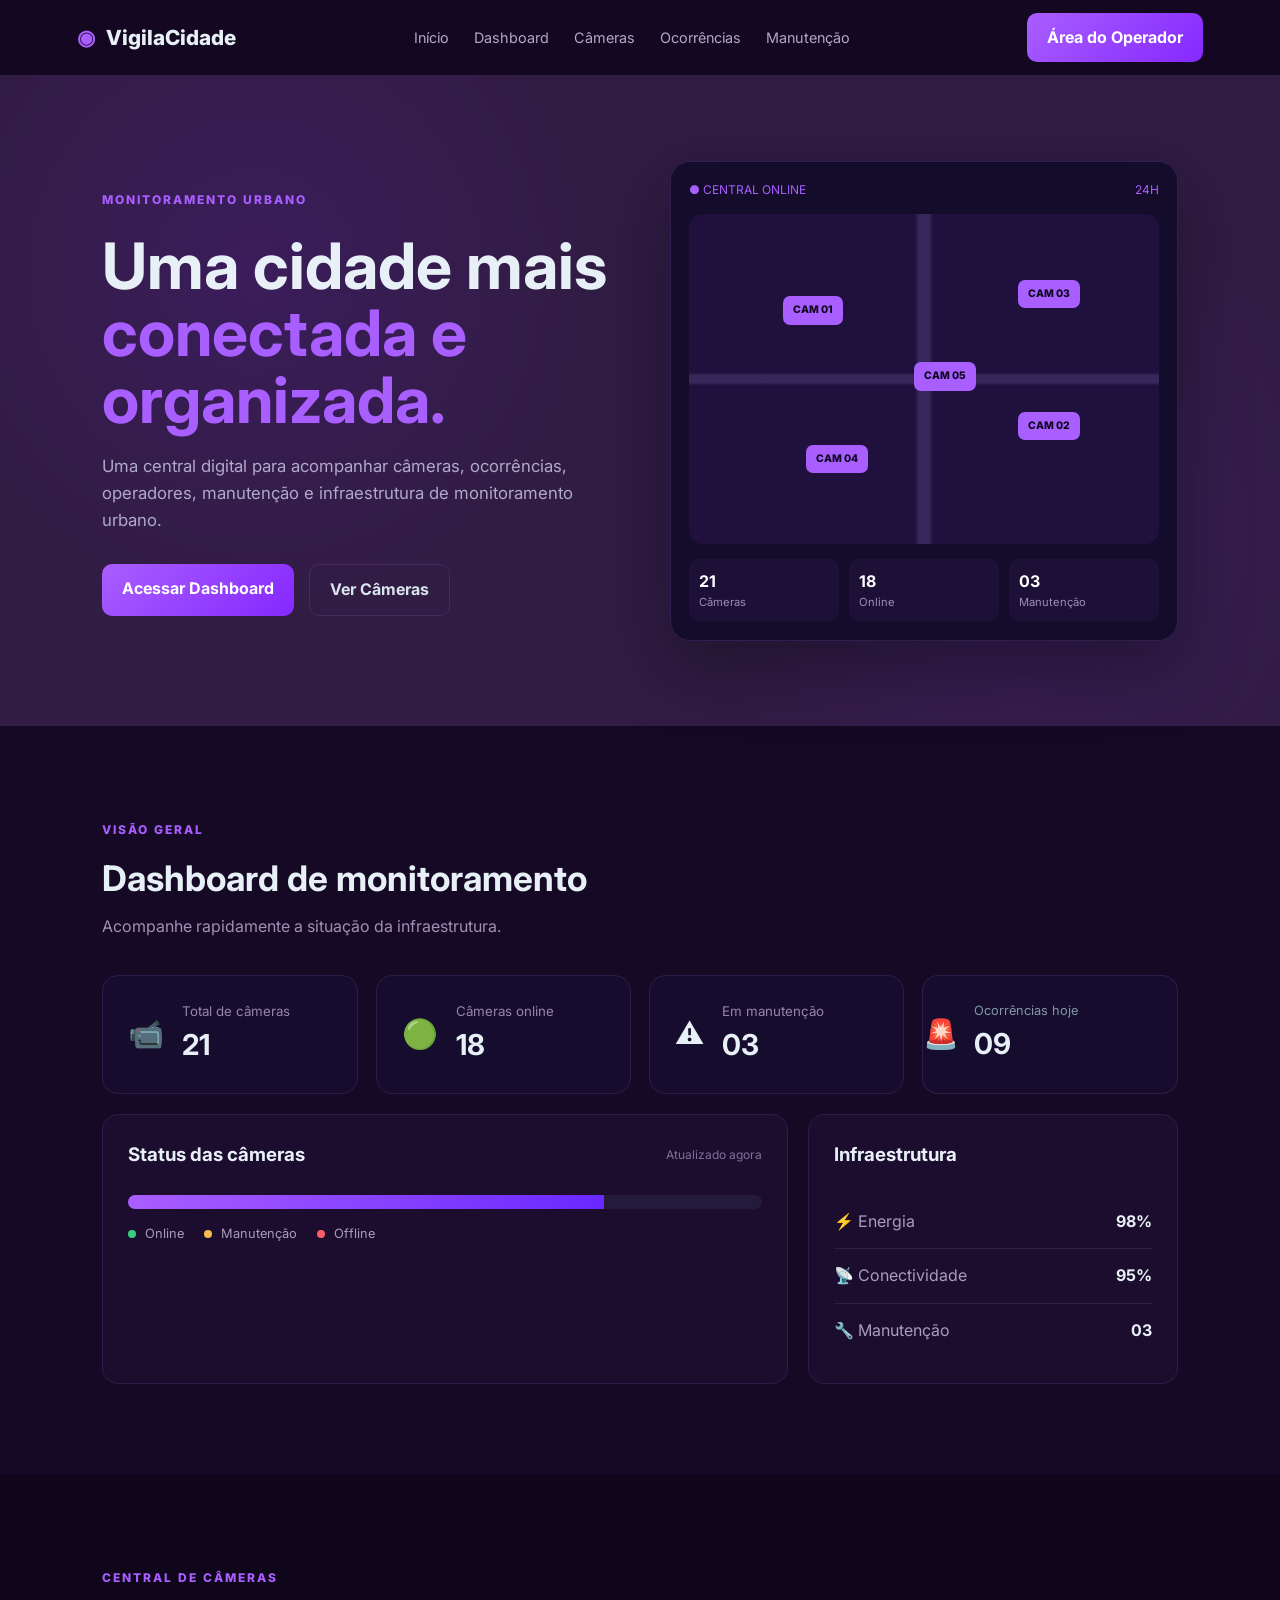
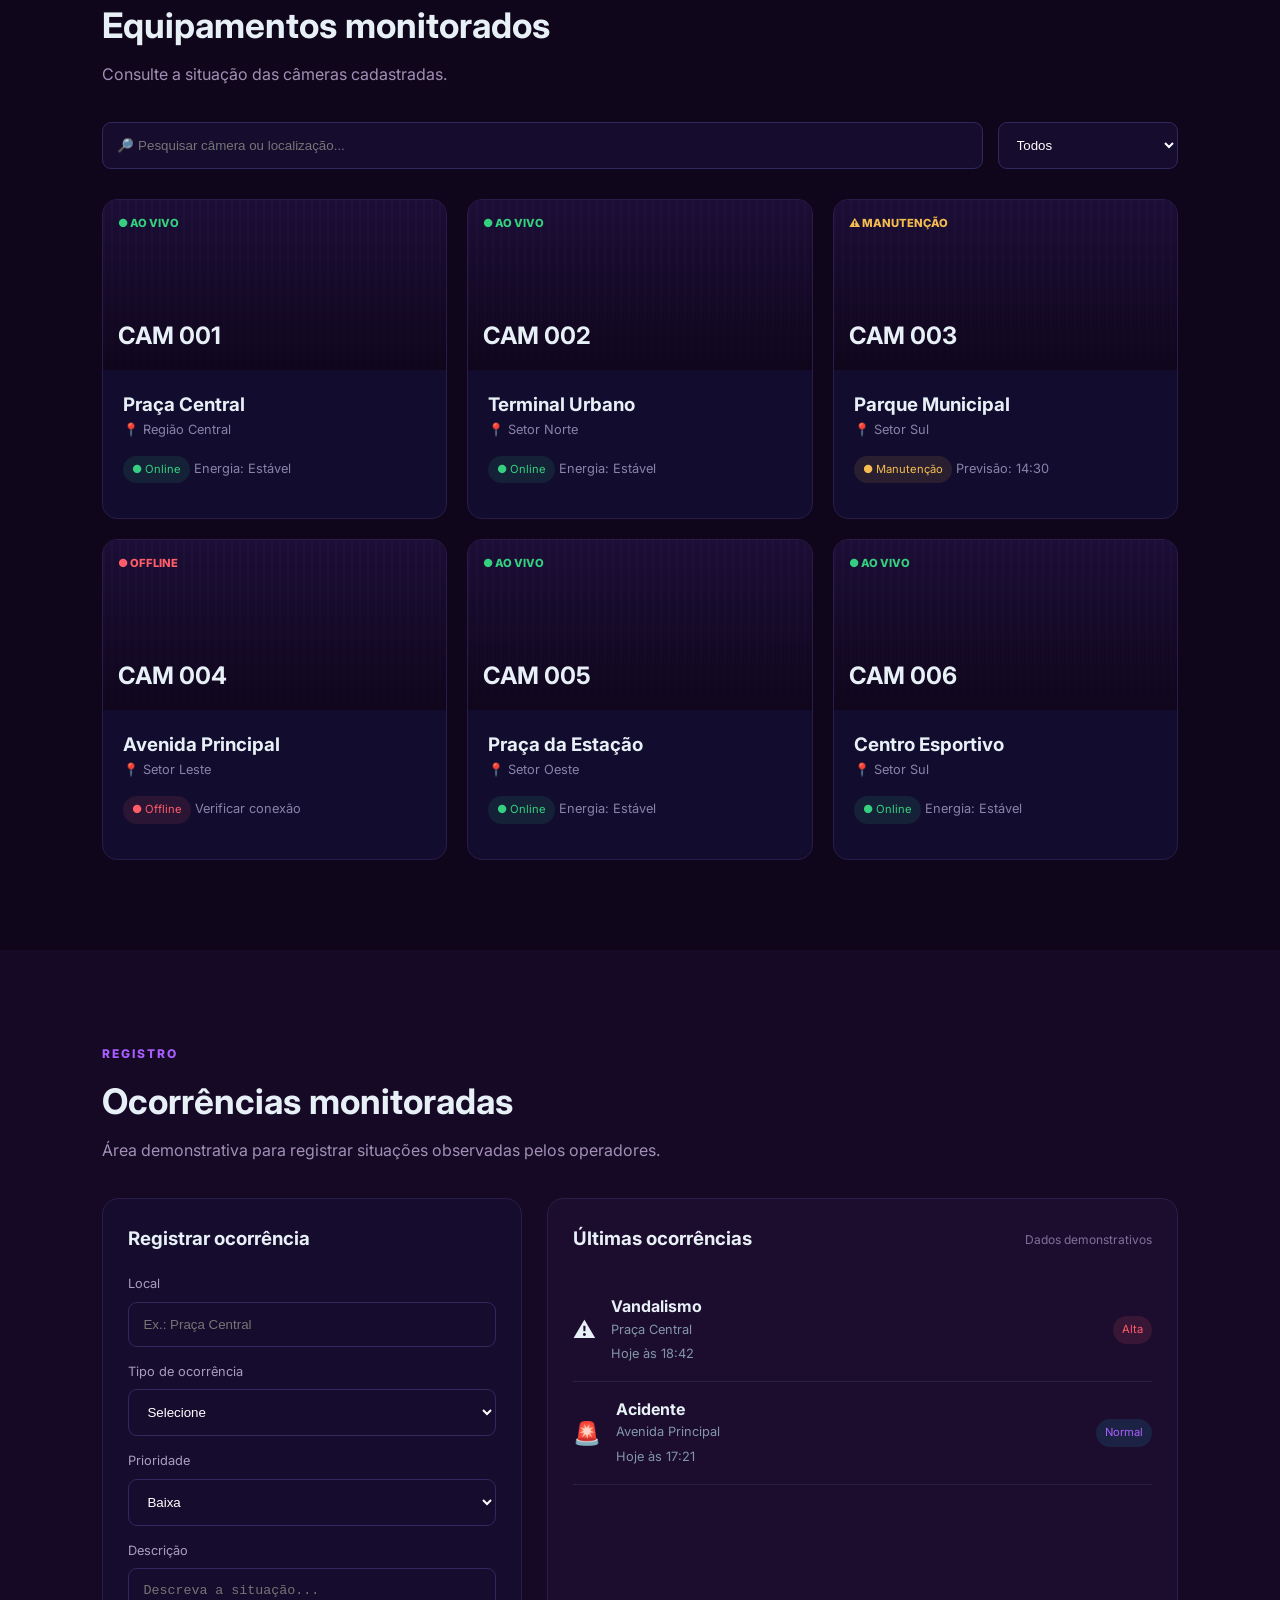
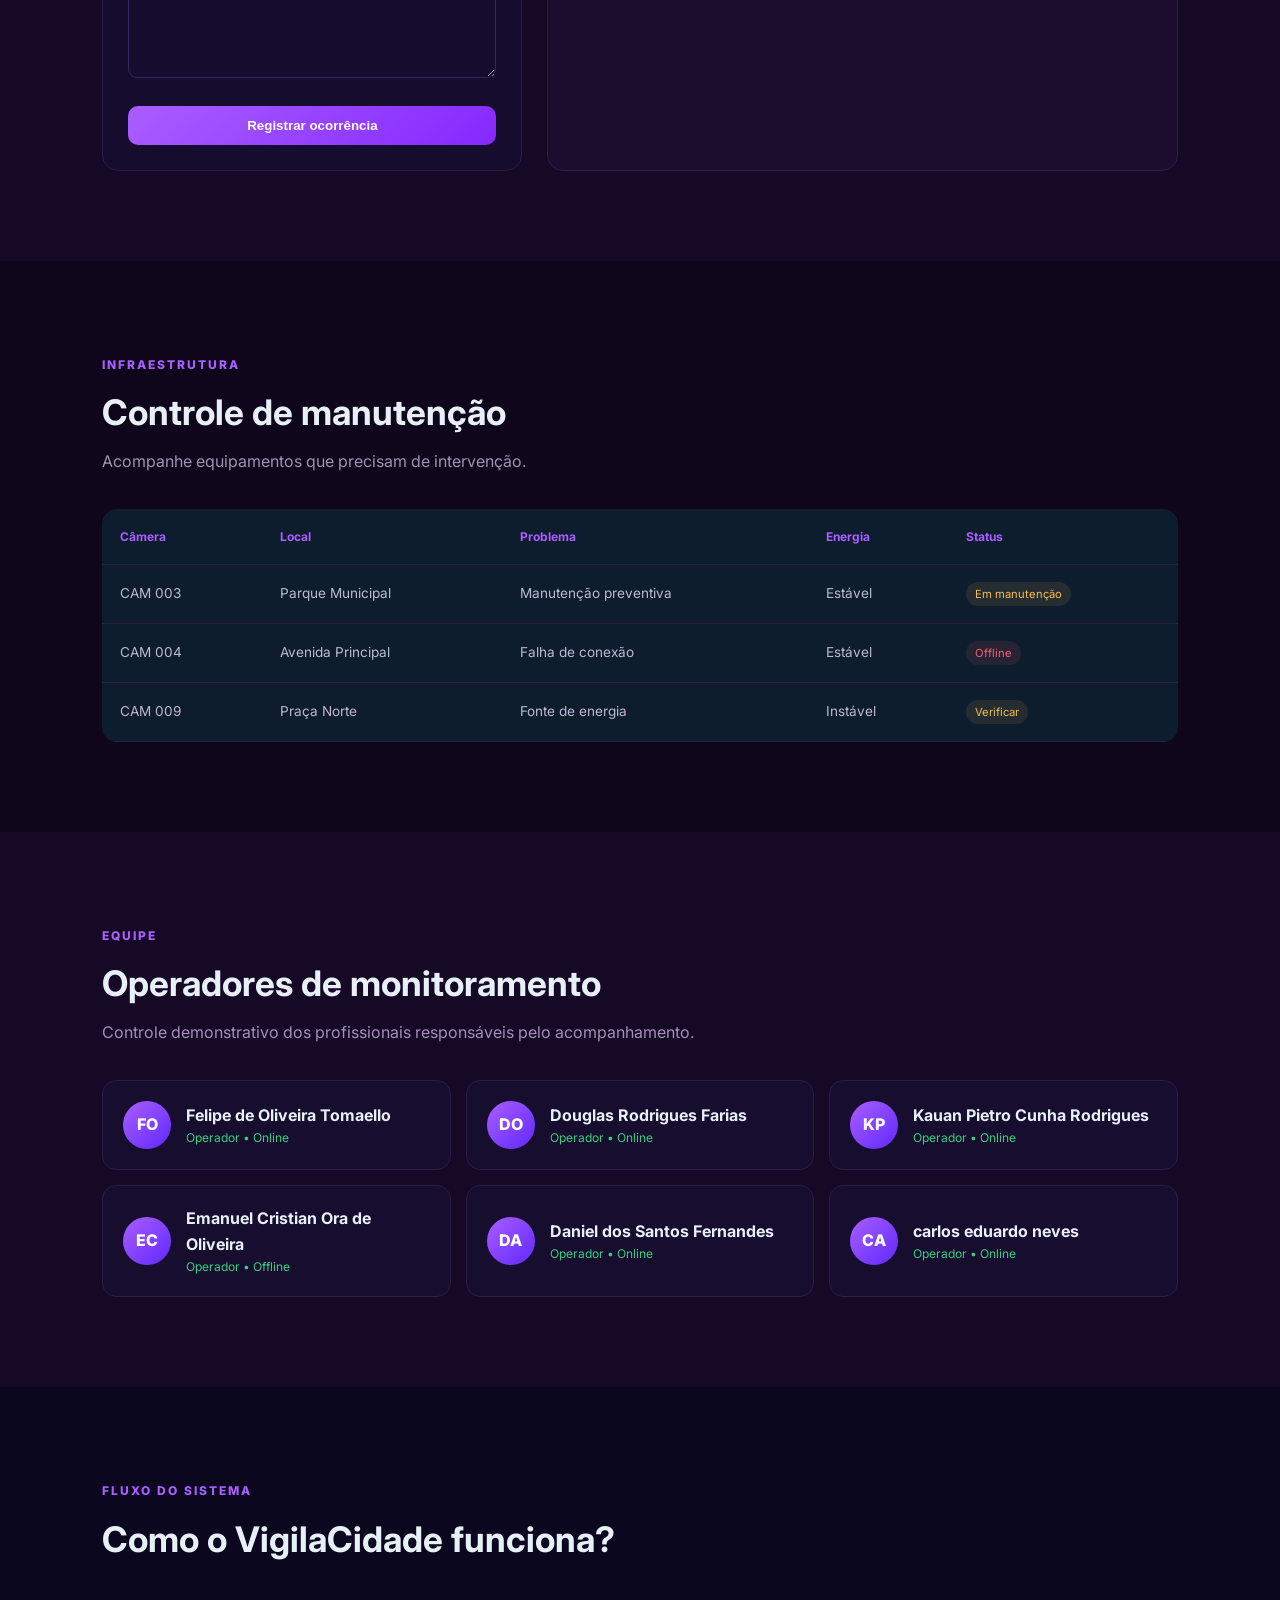
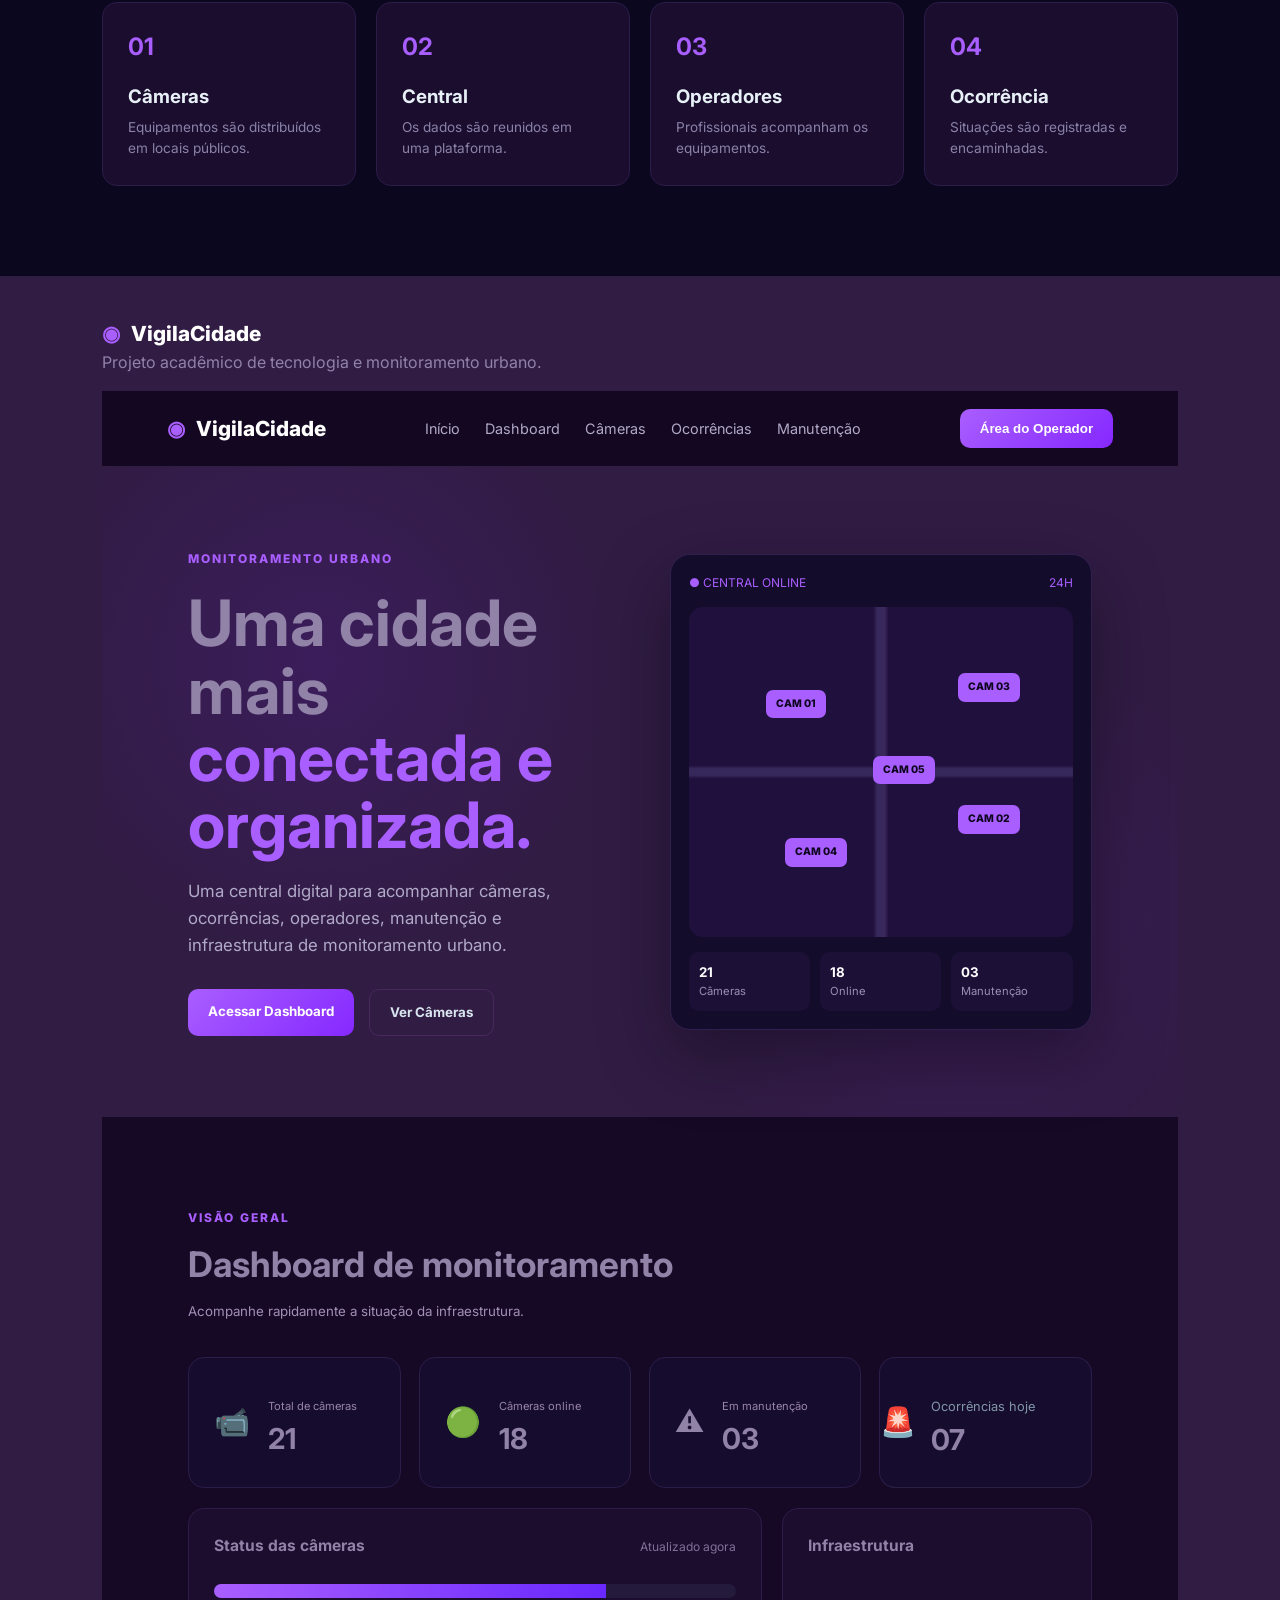
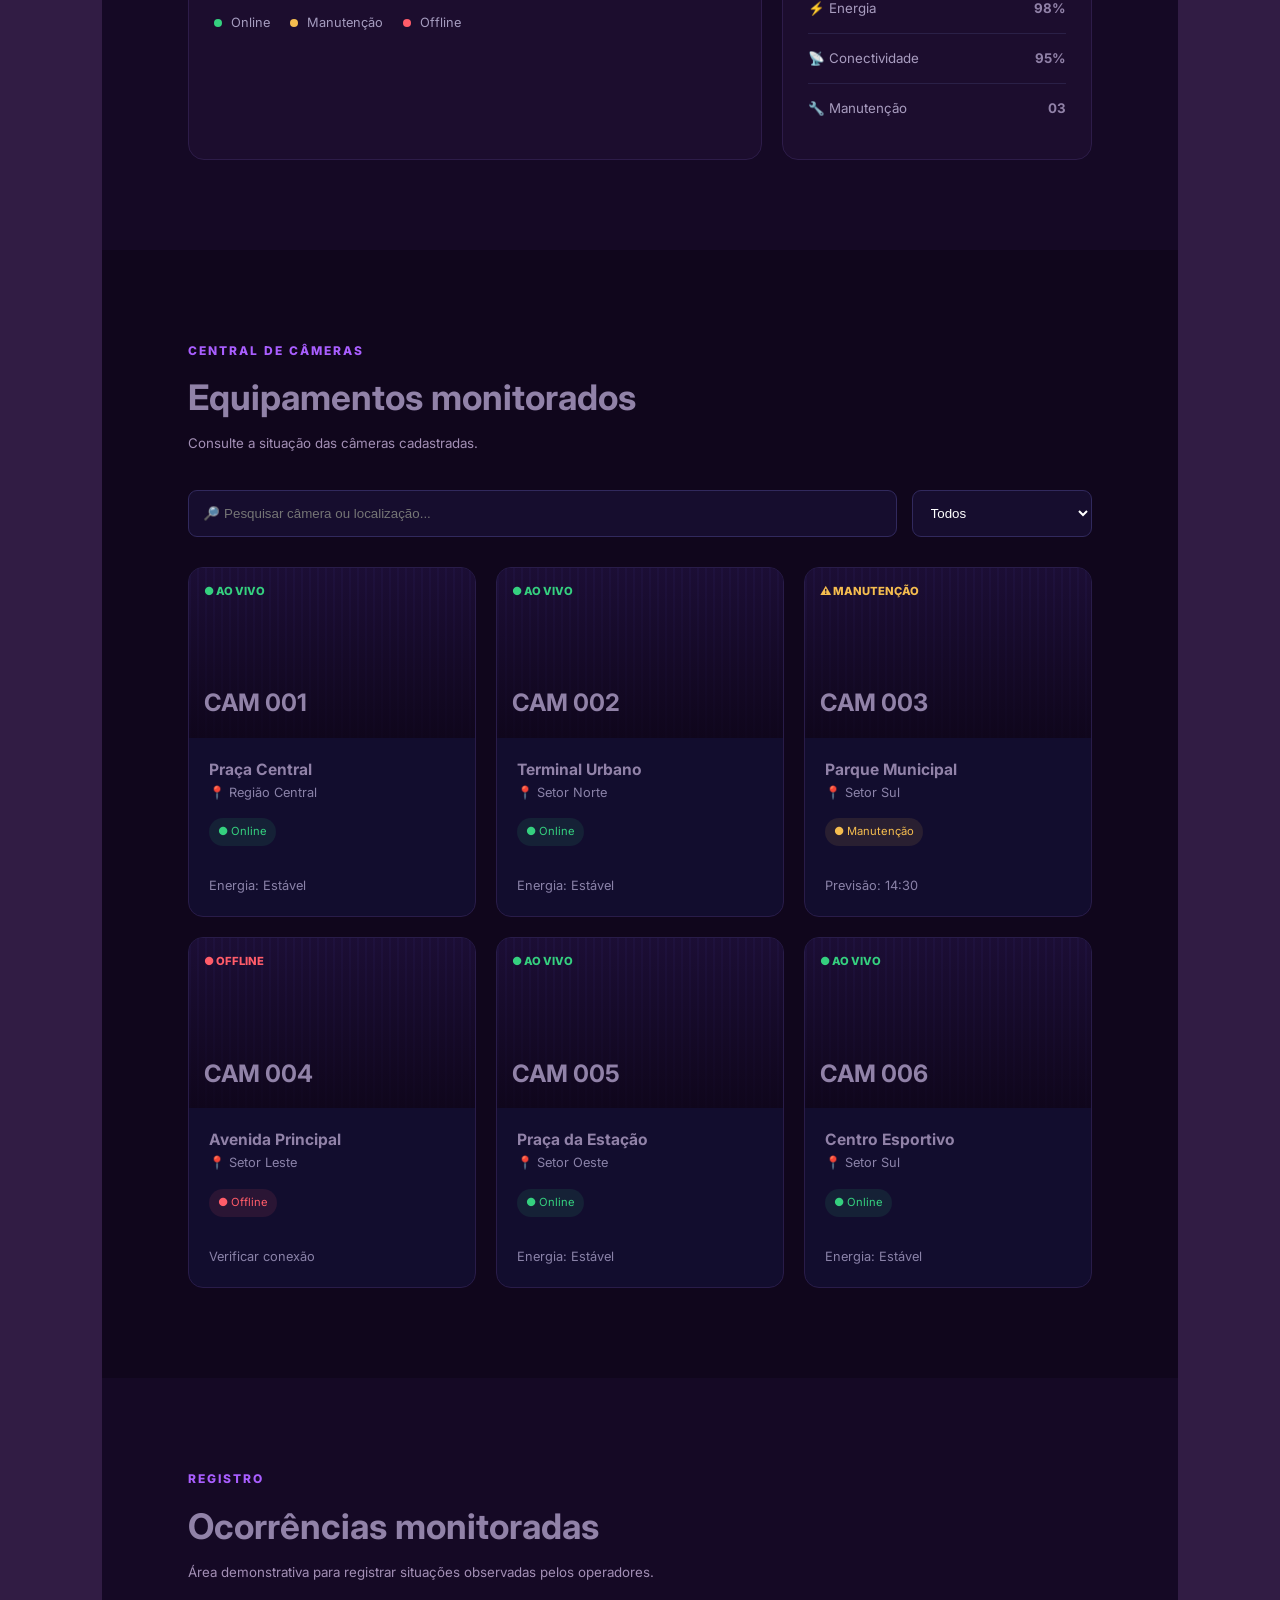
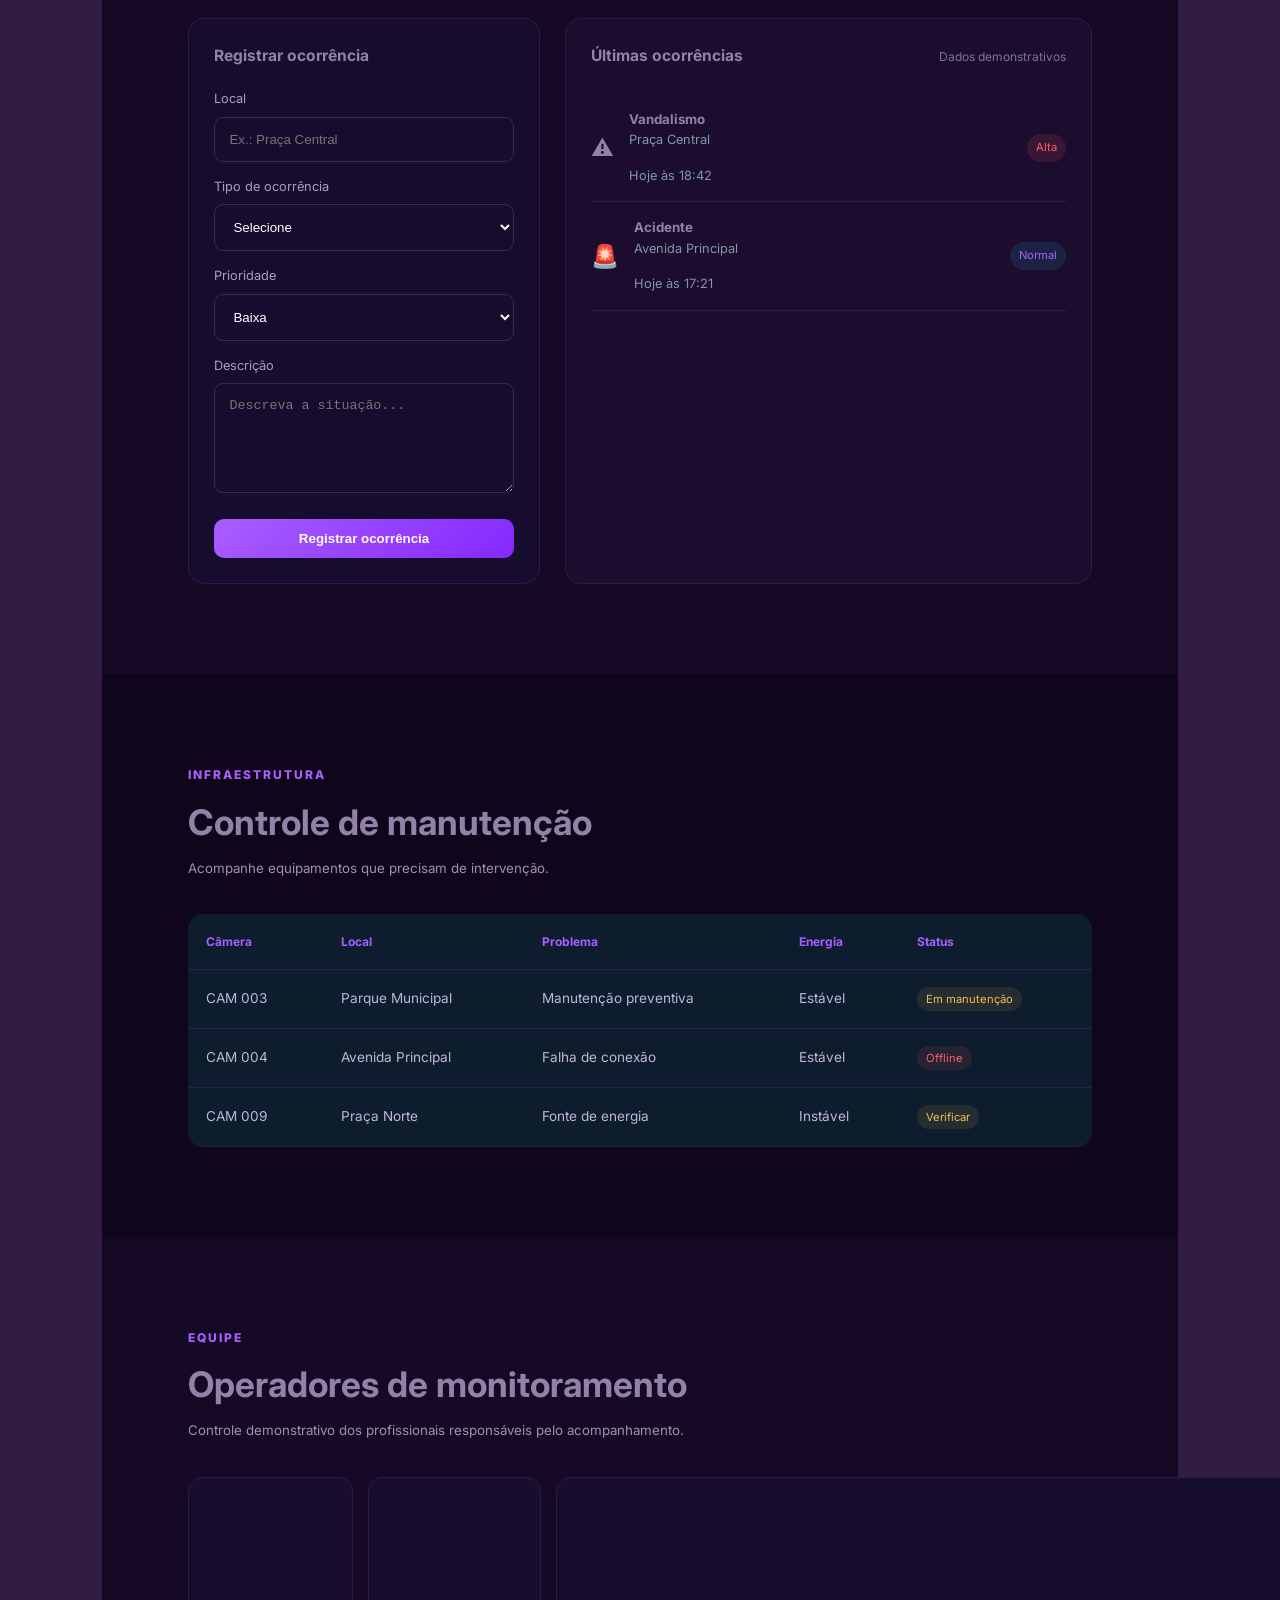
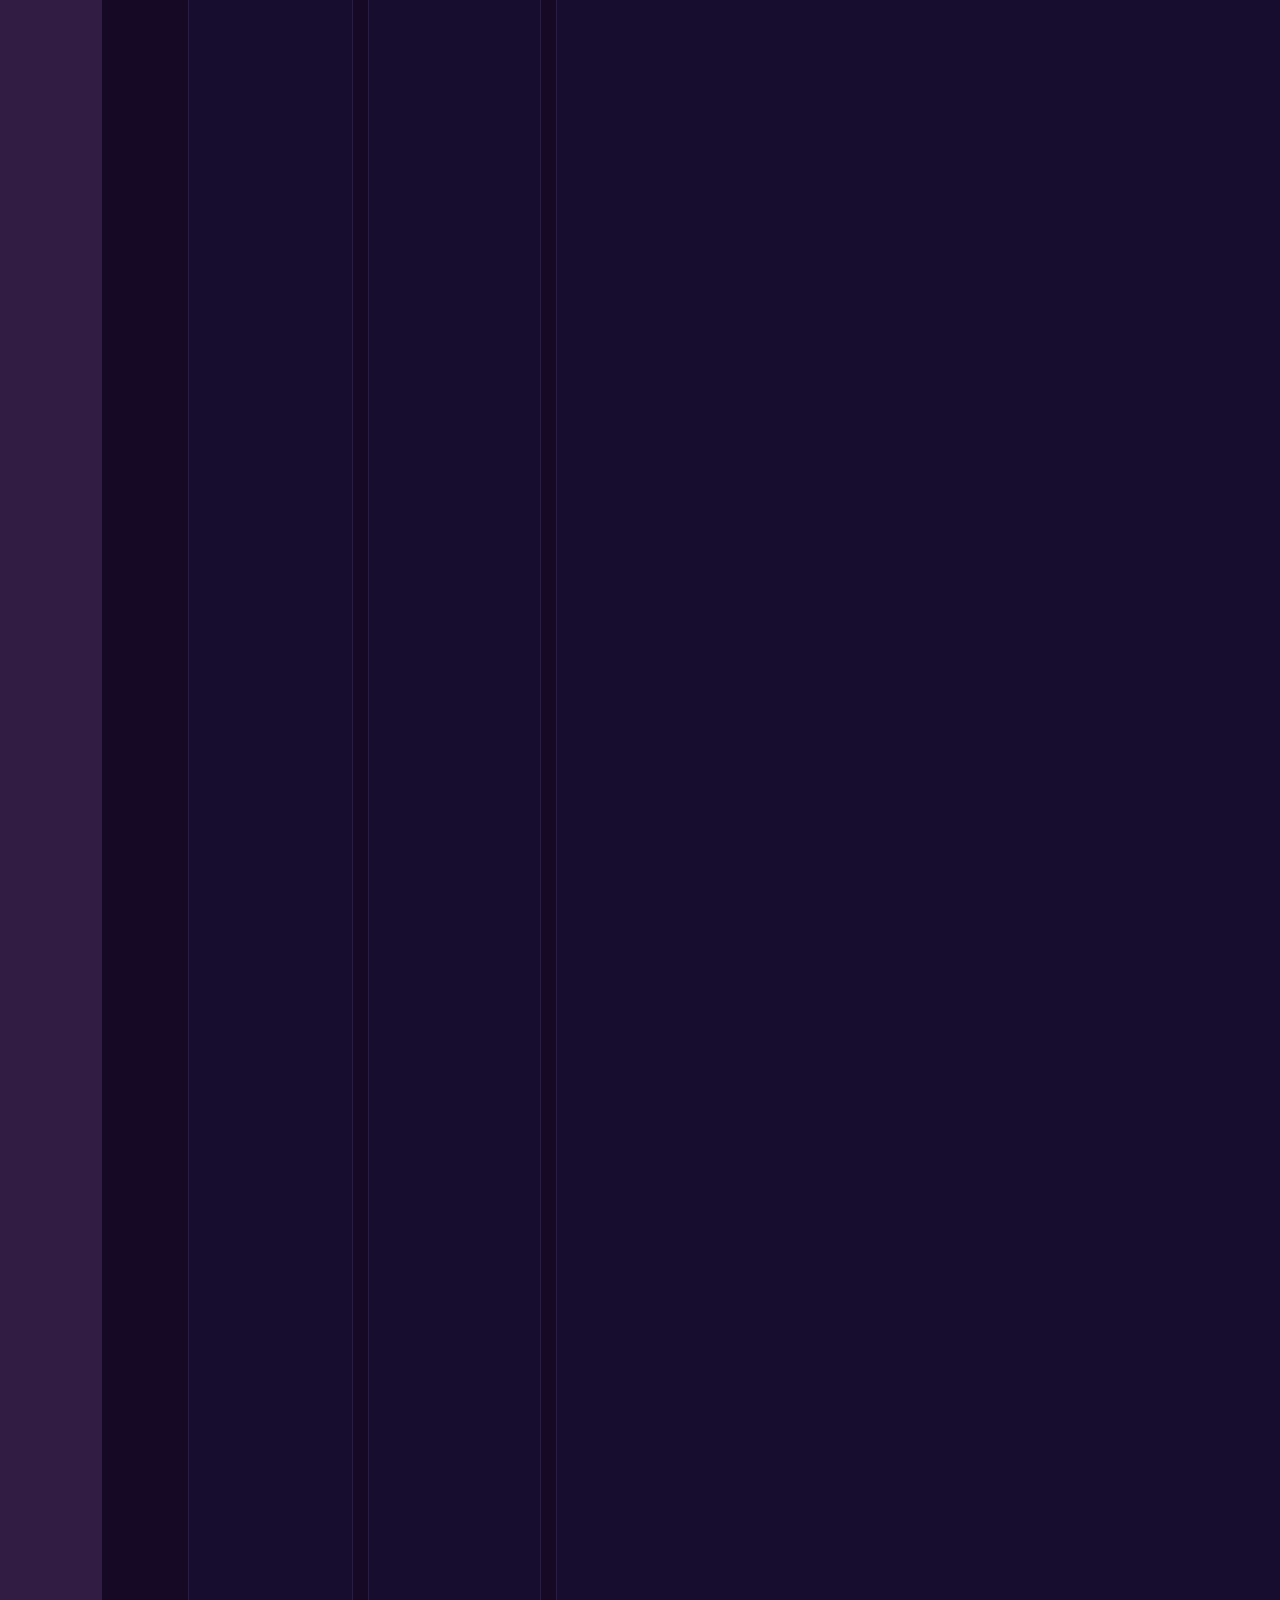
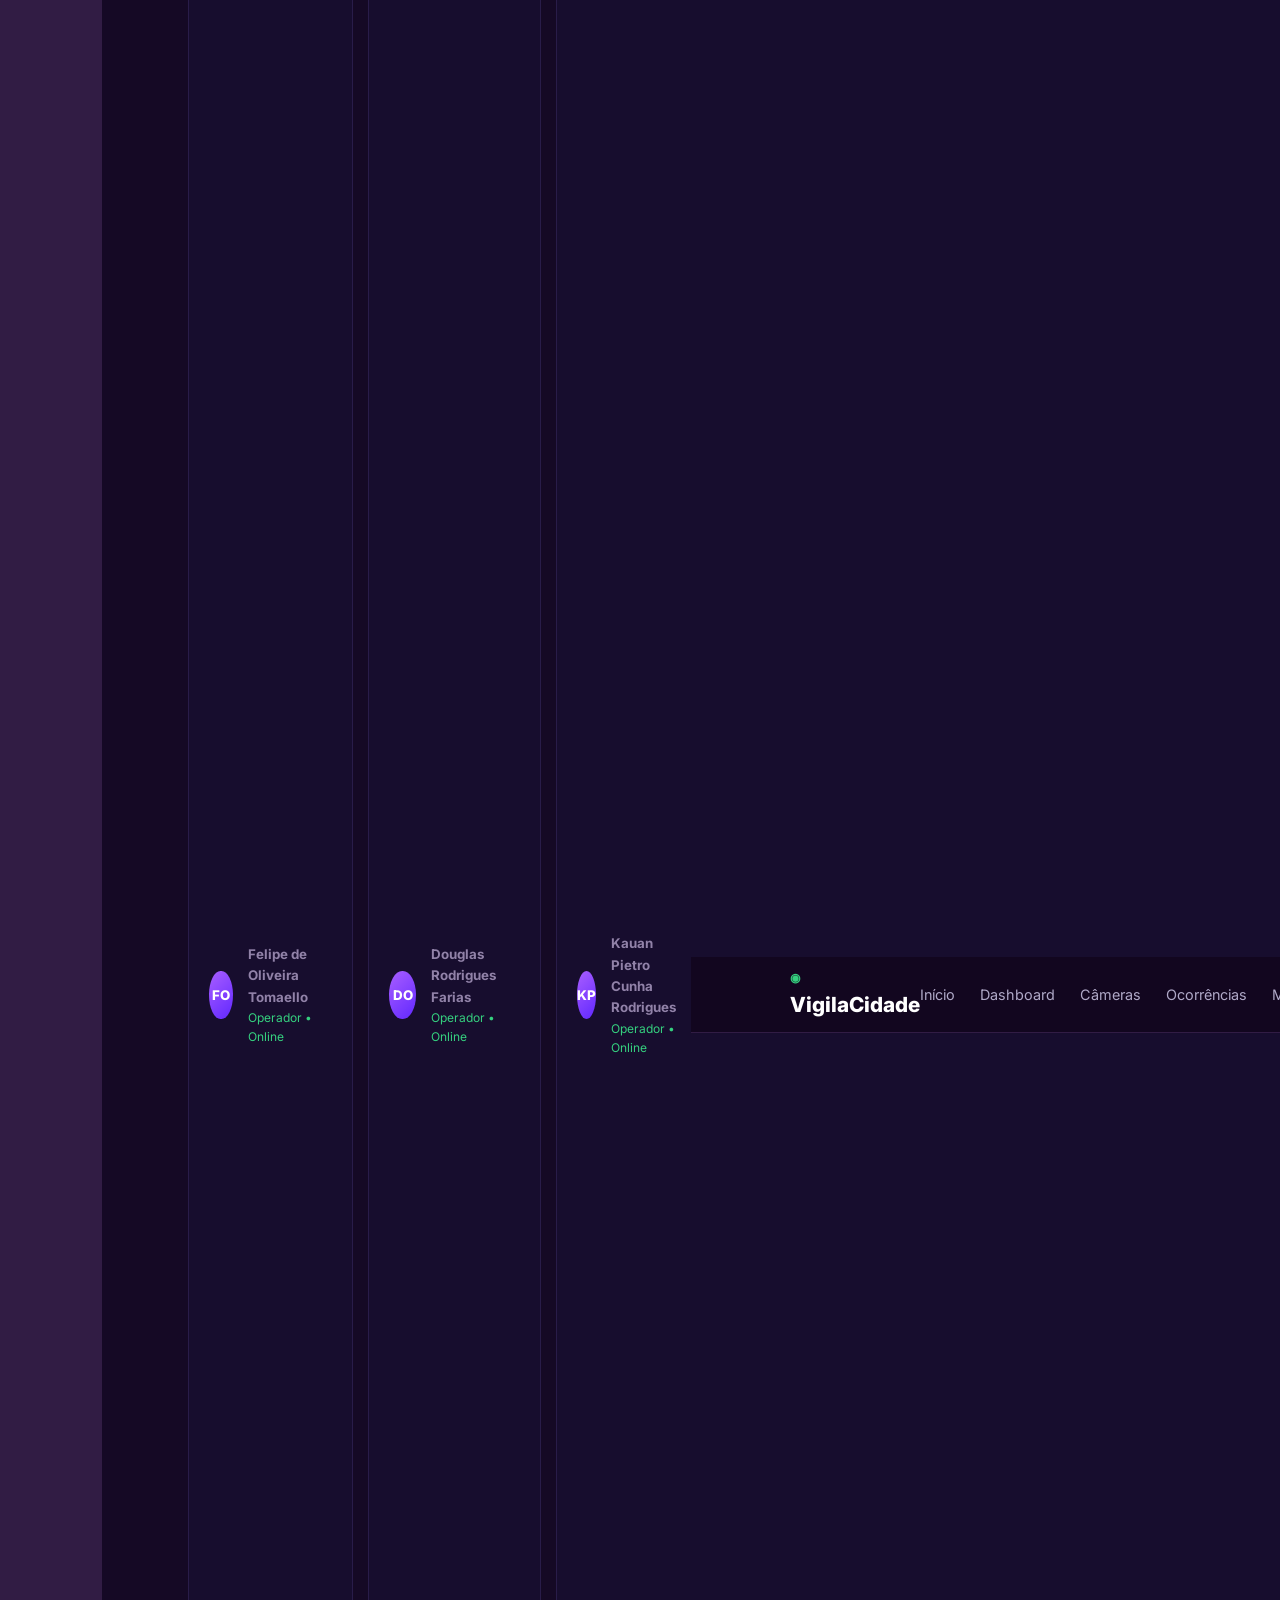
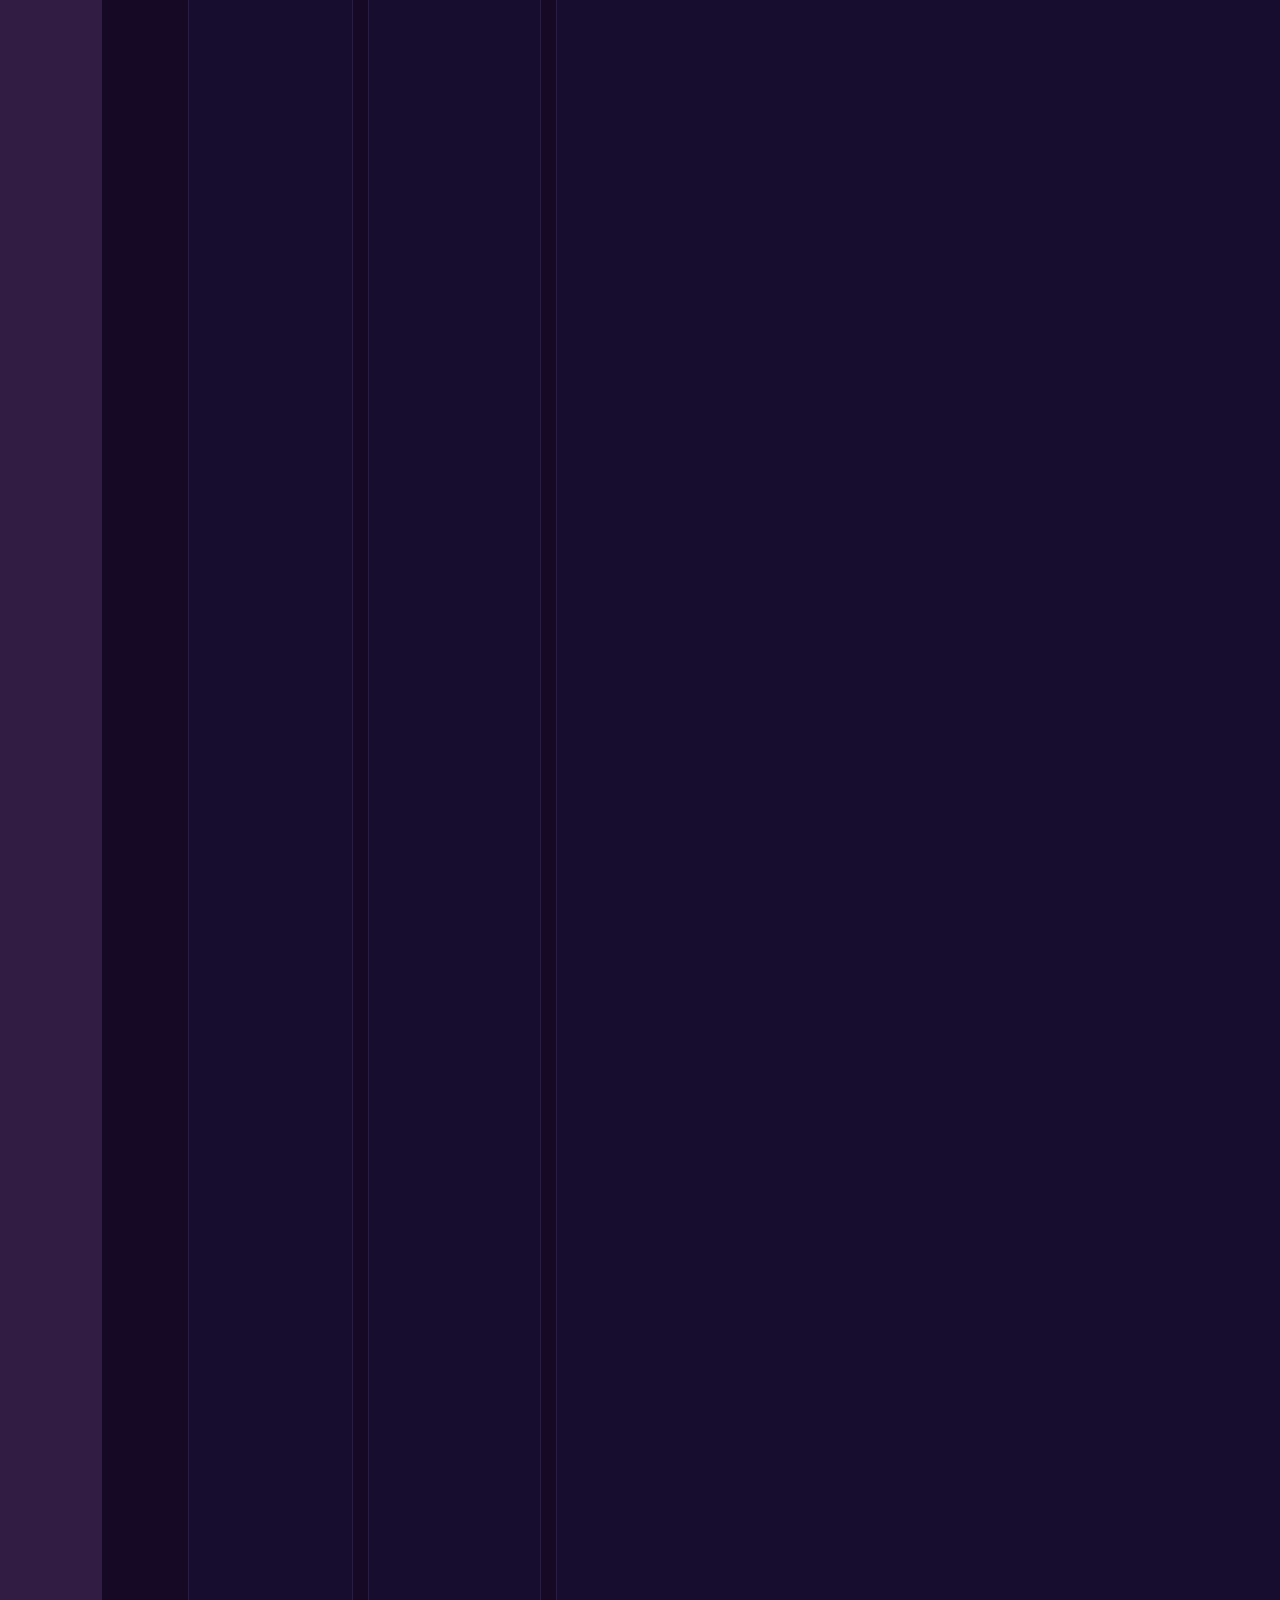
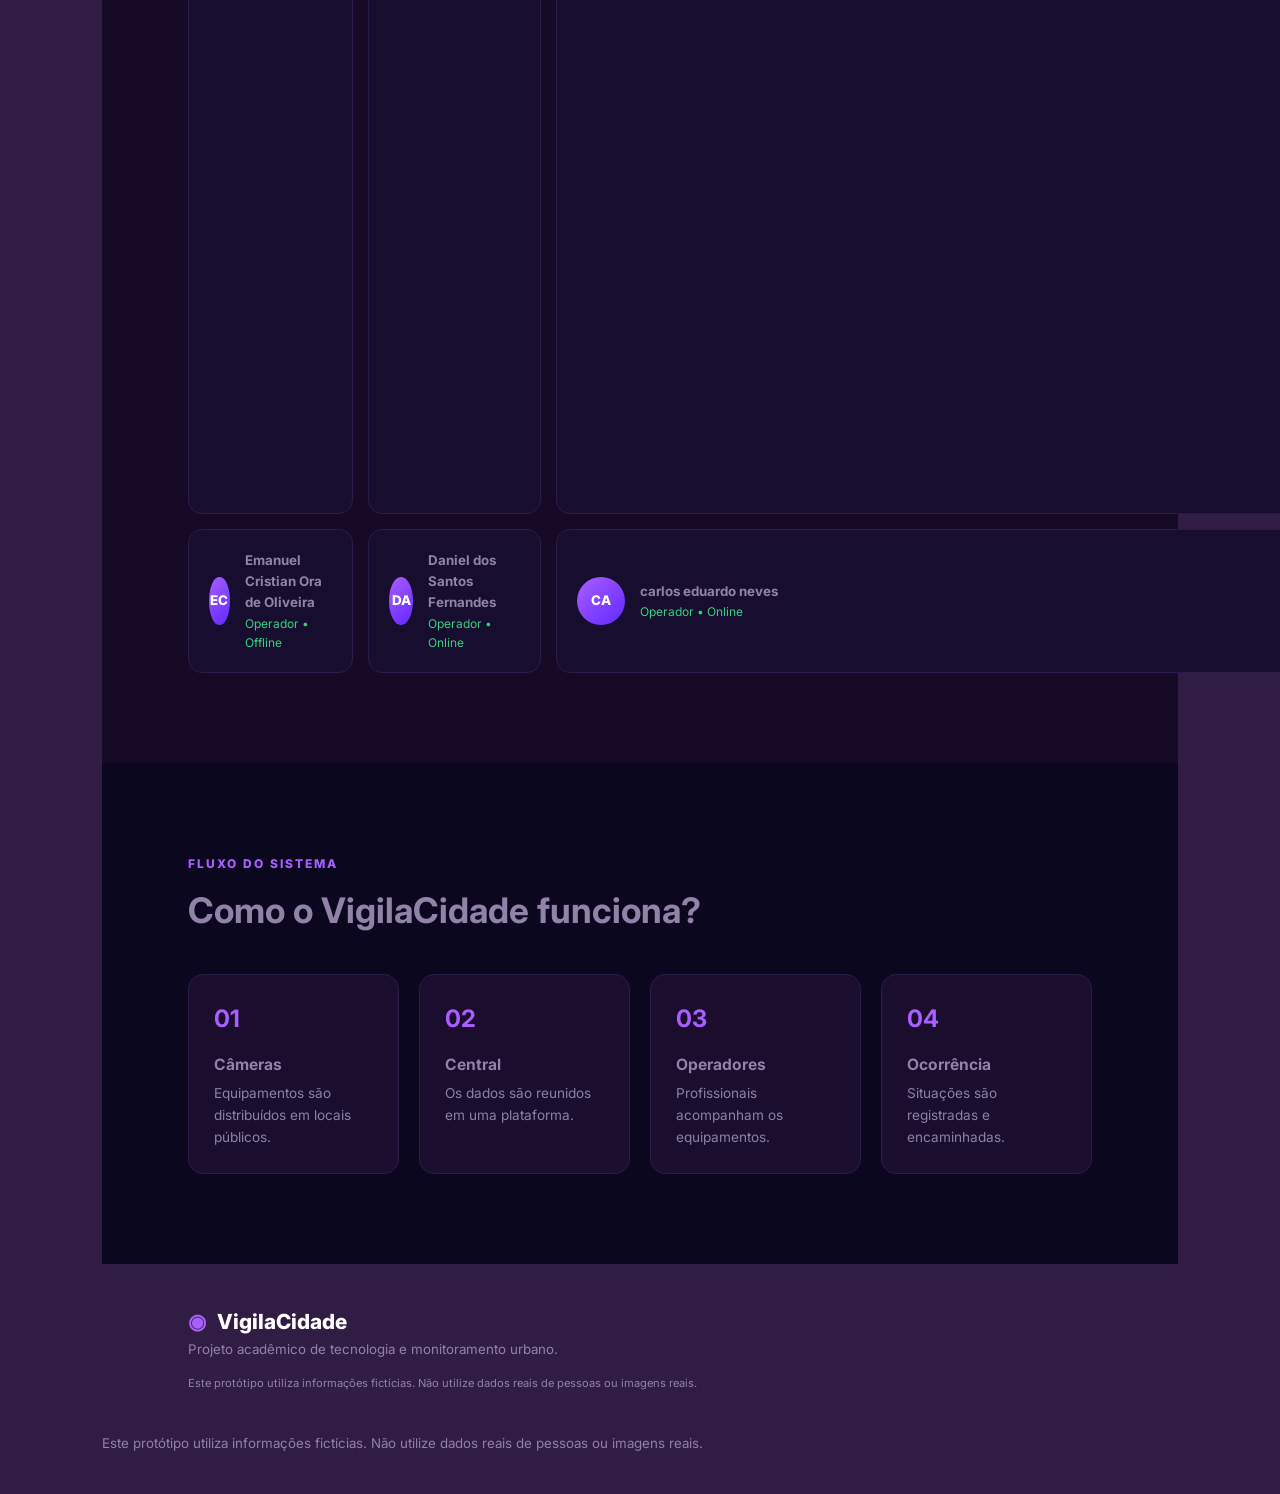
<file: index.html>
<!DOCTYPE html>
<html lang="pt-BR">
<head>
    <meta charset="UTF-8">
    <meta name="viewport" content="width=device-width, initial-scale=1.0">

    <title>VigilaCidade | Monitoramento Urbano</title>

    <link rel="stylesheet" href="css/style.css">
    <link rel="manifest" href="manifest.json">

    <link rel="preconnect" href="https://fonts.googleapis.com">
    <link rel="preconnect" href="https://fonts.gstatic.com" crossorigin>
    <link href="https://fonts.googleapis.com/css2?family=Inter:wght@400;500;600;700;800&display=swap" rel="stylesheet">
</head>

<body>

<header class="topo">

    <div class="logo">
        <span>◉</span>
        VigilaCidade
    </div>

    <nav>
        <a href="#inicio">Início</a>
        <a href="#dashboard">Dashboard</a>
        <a href="#cameras">Câmeras</a>
        <a href="#ocorrencias">Ocorrências</a>
        <a href="#manutencao">Manutenção</a>
    </nav>

<a href="login.html" class="btn-operador">
    Área do Operador
</a>

</header>


<main>

<!-- HERO -->

<section class="hero" id="inicio">

    <div class="hero-texto">

        <span class="tag">MONITORAMENTO URBANO</span>

        <h1>
            Uma cidade mais
            <strong>conectada e organizada.</strong>
        </h1>

        <p>
            Uma central digital para acompanhar câmeras,
            ocorrências, operadores, manutenção e infraestrutura
            de monitoramento urbano.
        </p>

        <div class="hero-botoes">

            <a href="#dashboard" class="btn-principal">
                Acessar Dashboard
            </a>

            <a href="#cameras" class="btn-secundario">
                Ver Câmeras
            </a>

        </div>

    </div>


    <div class="central">

        <div class="central-topo">
            <span>● CENTRAL ONLINE</span>
            <span>24H</span>
        </div>

        <div class="mapa">

            <div class="camera camera1">CAM 01</div>
            <div class="camera camera2">CAM 02</div>
            <div class="camera camera3">CAM 03</div>
            <div class="camera camera4">CAM 04</div>
            <div class="camera camera5">CAM 05</div>

        </div>

        <div class="central-info">

            <div>
                <strong id="miniCameras">21</strong>
                <span>Câmeras</span>
            </div>

            <div>
                <strong>18</strong>
                <span>Online</span>
            </div>

            <div>
                <strong>03</strong>
                <span>Manutenção</span>
            </div>

        </div>

    </div>

</section>


<!-- DASHBOARD -->

<section class="secao" id="dashboard">

    <div class="titulo-secao">
        <span>VISÃO GERAL</span>

        <h2>Dashboard de monitoramento</h2>

        <p>
            Acompanhe rapidamente a situação da infraestrutura.
        </p>
    </div>


    <div class="cards">

        <div class="card indicador">
            <span class="icone">📹</span>
            <div>
                <small>Total de câmeras</small>
                <strong id="totalCameras">21</strong>
            </div>
        </div>


        <div class="card indicador online">
            <span class="icone">🟢</span>
            <div>
                <small>Câmeras online</small>
                <strong id="camerasOnline">18</strong>
            </div>
        </div>


        <div class="card indicador alerta">
            <span class="icone">⚠️</span>
            <div>
                <small>Em manutenção</small>
                <strong id="camerasManutencao">03</strong>
            </div>
        </div>


        <div class="card indicador ocorrencia">
            <span class="icone">🚨</span>
            <div>
                <small>Ocorrências hoje</small>
                <strong id="ocorrenciasHoje">07</strong>
            </div>
        </div>

    </div>


    <div class="dashboard-grid">

        <div class="painel">

            <div class="painel-titulo">
                <h3>Status das câmeras</h3>
                <span>Atualizado agora</span>
            </div>

            <div class="barra-status">

                <div class="barra">
                    <div class="barra-online" style="width:75%"></div>
                </div>

                <div class="legenda">

                    <span>
                        <i class="verde"></i>
                        Online
                    </span>

                    <span>
                        <i class="amarelo"></i>
                        Manutenção
                    </span>

                    <span>
                        <i class="vermelho"></i>
                        Offline
                    </span>

                </div>

            </div>

        </div>


        <div class="painel">

            <div class="painel-titulo">
                <h3>Infraestrutura</h3>
            </div>

            <div class="infra">

                <div>
                    <span>⚡ Energia</span>
                    <strong>98%</strong>
                </div>

                <div>
                    <span>📡 Conectividade</span>
                    <strong>95%</strong>
                </div>

                <div>
                    <span>🔧 Manutenção</span>
                    <strong>03</strong>
                </div>

            </div>

        </div>

    </div>

</section>


<!-- CÂMERAS -->

<section class="secao escura" id="cameras">

    <div class="titulo-secao">

        <span>CENTRAL DE CÂMERAS</span>

        <h2>Equipamentos monitorados</h2>

        <p>
            Consulte a situação das câmeras cadastradas.
        </p>

    </div>


    <div class="filtros">

        <input
            type="text"
            id="pesquisaCamera"
            placeholder="🔎 Pesquisar câmera ou localização..."
            onkeyup="filtrarCameras()"
        >

        <select id="filtroStatus" onchange="filtrarCameras()">
            <option value="todos">Todos</option>
            <option value="online">Online</option>
            <option value="manutencao">Manutenção</option>
            <option value="offline">Offline</option>
        </select>

    </div>


    <div class="camera-grid" id="listaCameras">

        <div class="camera-card" data-status="online">

            <div class="camera-imagem">
                <span>● AO VIVO</span>
                <strong>CAM 001</strong>
            </div>

            <div class="camera-conteudo">

                <h3>Praça Central</h3>

                <p>📍 Região Central</p>

                <div class="camera-status online">
                    ● Online
                </div>

                <small>Energia: Estável</small>

            </div>

        </div>


        <div class="camera-card" data-status="online">

            <div class="camera-imagem">
                <span>● AO VIVO</span>
                <strong>CAM 002</strong>
            </div>

            <div class="camera-conteudo">

                <h3>Terminal Urbano</h3>

                <p>📍 Setor Norte</p>

                <div class="camera-status online">
                    ● Online
                </div>

                <small>Energia: Estável</small>

            </div>

        </div>


        <div class="camera-card" data-status="manutencao">

            <div class="camera-imagem manutencao">
                <span>⚠ MANUTENÇÃO</span>
                <strong>CAM 003</strong>
            </div>

            <div class="camera-conteudo">

                <h3>Parque Municipal</h3>

                <p>📍 Setor Sul</p>

                <div class="camera-status manutencao">
                    ● Manutenção
                </div>

                <small>Previsão: 14:30</small>

            </div>

        </div>


        <div class="camera-card" data-status="offline">

            <div class="camera-imagem offline">
                <span>● OFFLINE</span>
                <strong>CAM 004</strong>
            </div>

            <div class="camera-conteudo">

                <h3>Avenida Principal</h3>

                <p>📍 Setor Leste</p>

                <div class="camera-status offline">
                    ● Offline
                </div>

                <small>Verificar conexão</small>

            </div>

        </div>


        <div class="camera-card" data-status="online">

            <div class="camera-imagem">
                <span>● AO VIVO</span>
                <strong>CAM 005</strong>
            </div>

            <div class="camera-conteudo">

                <h3>Praça da Estação</h3>

                <p>📍 Setor Oeste</p>

                <div class="camera-status online">
                    ● Online
                </div>

                <small>Energia: Estável</small>

            </div>

        </div>


        <div class="camera-card" data-status="online">

            <div class="camera-imagem">
                <span>● AO VIVO</span>
                <strong>CAM 006</strong>
            </div>

            <div class="camera-conteudo">

                <h3>Centro Esportivo</h3>

                <p>📍 Setor Sul</p>

                <div class="camera-status online">
                    ● Online
                </div>

                <small>Energia: Estável</small>

            </div>

        </div>

    </div>

</section>


<!-- OCORRÊNCIAS -->

<section class="secao" id="ocorrencias">

    <div class="titulo-secao">

        <span>REGISTRO</span>

        <h2>Ocorrências monitoradas</h2>

        <p>
            Área demonstrativa para registrar situações observadas pelos operadores.
        </p>

    </div>


    <div class="ocorrencia-layout">

        <form id="formOcorrencia" class="formulario">

            <h3>Registrar ocorrência</h3>

            <label>Local</label>

            <input
                type="text"
                id="localOcorrencia"
                placeholder="Ex.: Praça Central"
                required
            >


            <label>Tipo de ocorrência</label>

            <select id="tipoOcorrencia" required>

                <option value="">Selecione</option>
                <option>Furto</option>
                <option>Vandalismo</option>
                <option>Acidente</option>
                <option>Agressão</option>
                <option>Assédio</option>
                <option>Outra situação</option>

            </select>


            <label>Prioridade</label>

            <select id="prioridadeOcorrencia">

                <option>Baixa</option>
                <option>Normal</option>
                <option>Alta</option>
                <option>Urgente</option>

            </select>


            <label>Descrição</label>

            <textarea
                id="descricaoOcorrencia"
                placeholder="Descreva a situação..."
                required
            ></textarea>


            <button type="submit" class="btn-principal">
                Registrar ocorrência
            </button>

        </form>


        <div class="painel ocorrencias-lista">

            <div class="painel-titulo">

                <h3>Últimas ocorrências</h3>

                <span>Dados demonstrativos</span>

            </div>


            <div id="listaOcorrencias">

                <div class="ocorrencia">

                    <div class="ocorrencia-icone">
                        ⚠️
                    </div>

                    <div>

                        <strong>Vandalismo</strong>

                        <p>Praça Central</p>

                        <small>Hoje às 18:42</small>

                    </div>

                    <span class="prioridade alta">
                        Alta
                    </span>

                </div>


                <div class="ocorrencia">

                    <div class="ocorrencia-icone">
                        🚨
                    </div>

                    <div>

                        <strong>Acidente</strong>

                        <p>Avenida Principal</p>

                        <small>Hoje às 17:21</small>

                    </div>

                    <span class="prioridade normal">
                        Normal
                    </span>

                </div>

            </div>

        </div>

    </div>

</section>


<!-- MANUTENÇÃO -->

<section class="secao escura" id="manutencao">

    <div class="titulo-secao">

        <span>INFRAESTRUTURA</span>

        <h2>Controle de manutenção</h2>

        <p>
            Acompanhe equipamentos que precisam de intervenção.
        </p>

    </div>


    <div class="tabela-container">

        <table>

            <thead>

                <tr>
                    <th>Câmera</th>
                    <th>Local</th>
                    <th>Problema</th>
                    <th>Energia</th>
                    <th>Status</th>
                </tr>

            </thead>

            <tbody>

                <tr>
                    <td>CAM 003</td>
                    <td>Parque Municipal</td>
                    <td>Manutenção preventiva</td>
                    <td>Estável</td>
                    <td>
                        <span class="status manutencao">
                            Em manutenção
                        </span>
                    </td>
                </tr>

                <tr>
                    <td>CAM 004</td>
                    <td>Avenida Principal</td>
                    <td>Falha de conexão</td>
                    <td>Estável</td>
                    <td>
                        <span class="status offline">
                            Offline
                        </span>
                    </td>
                </tr>

                <tr>
                    <td>CAM 009</td>
                    <td>Praça Norte</td>
                    <td>Fonte de energia</td>
                    <td>Instável</td>
                    <td>
                        <span class="status manutencao">
                            Verificar
                        </span>
                    </td>
                </tr>

            </tbody>

        </table>

    </div>

</section>


<!-- OPERADORES -->

<section class="secao">

    <div class="titulo-secao">

        <span>EQUIPE</span>

        <h2>Operadores de monitoramento</h2>

        <p>
            Controle demonstrativo dos profissionais responsáveis pelo acompanhamento.
        </p>

    </div>


    <div class="operadores">

        <div class="operador">
            <div class="avatar">FO</div>
            <div>
                <strong>Felipe de Oliveira Tomaello</strong>
                <span>Operador • Online</span>
            </div>
        </div>


        <div class="operador">
            <div class="avatar">DO</div>
            <div>
                <strong>Douglas Rodrigues Farias</strong>
                <span>Operador • Online</span>
            </div>
        </div>


        <div class="operador">
            <div class="avatar">KP</div>
            <div>
                <strong>Kauan Pietro Cunha Rodrigues</strong>
                <span>Operador • Online</span>
            </div>
        </div>


        <div class="operador">
            <div class="avatar">EC</div>
            <div>
                <strong>Emanuel Cristian Ora de Oliveira</strong>
                <span>Operador • Offline</span>
            </div>
        </div>


        <div class="operador">
            <div class="avatar">DA</div>
            <div>
                <strong>Daniel dos Santos Fernandes</strong>
                <span>Operador • Online</span>
            </div>
        </div>


        <div class="operador">
            <div class="avatar">CA</div>
            <div>
                <strong>carlos eduardo neves</strong>
                <span>Operador • Online</span>
            </div>
        </div>

    </div>

</section>


<!-- COMO FUNCIONA -->

<section class="como-funciona">

    <div class="titulo-secao">

        <span>FLUXO DO SISTEMA</span>

        <h2>Como o VigilaCidade funciona?</h2>

    </div>


    <div class="passos">

        <div>
            <b>01</b>
            <h3>Câmeras</h3>
            <p>
                Equipamentos são distribuídos em locais públicos.
            </p>
        </div>

        <div>
            <b>02</b>
            <h3>Central</h3>
            <p>
                Os dados são reunidos em uma plataforma.
            </p>
        </div>

        <div>
            <b>03</b>
            <h3>Operadores</h3>
            <p>
                Profissionais acompanham os equipamentos.
            </p>
        </div>

        <div>
            <b>04</b>
            <h3>Ocorrência</h3>
            <p>
                Situações são registradas e encaminhadas.
            </p>
        </div>

    </div>

</section>

</main>


<footer>

    <div class="logo">
        <span>◉</span>
        VigilaCidade
    </div>

    <p>
        Projeto acadêmico de tecnologia e monitoramento urbano.
    </p>

    <small>
<body>

<header class="topo">

    <div class="logo">
        <span>◉</span>
        VigilaCidade
    </div>

    <nav>
        <a href="#inicio">Início</a>
        <a href="#dashboard">Dashboard</a>
        <a href="#cameras">Câmeras</a>
        <a href="#ocorrencias">Ocorrências</a>
        <a href="#manutencao">Manutenção</a>
    </nav>

    <button class="btn-operador" onclick="abrirPainel()">
        Área do Operador
    </button>

</header>


<main>

<!-- HERO -->

<section class="hero" id="inicio">

    <div class="hero-texto">

        <span class="tag">MONITORAMENTO URBANO</span>

        <h1>
            Uma cidade mais
            <strong>conectada e organizada.</strong>
        </h1>

        <p>
            Uma central digital para acompanhar câmeras,
            ocorrências, operadores, manutenção e infraestrutura
            de monitoramento urbano.
        </p>

        <div class="hero-botoes">

            <a href="#dashboard" class="btn-principal">
                Acessar Dashboard
            </a>

            <a href="#cameras" class="btn-secundario">
                Ver Câmeras
            </a>

        </div>

    </div>


    <div class="central">

        <div class="central-topo">
            <span>● CENTRAL ONLINE</span>
            <span>24H</span>
        </div>

        <div class="mapa">

            <div class="camera camera1">CAM 01</div>
            <div class="camera camera2">CAM 02</div>
            <div class="camera camera3">CAM 03</div>
            <div class="camera camera4">CAM 04</div>
            <div class="camera camera5">CAM 05</div>

        </div>

        <div class="central-info">

            <div>
                <strong id="miniCameras">21</strong>
                <span>Câmeras</span>
            </div>

            <div>
                <strong>18</strong>
                <span>Online</span>
            </div>

            <div>
                <strong>03</strong>
                <span>Manutenção</span>
            </div>

        </div>

    </div>

</section>


<!-- DASHBOARD -->

<section class="secao" id="dashboard">

    <div class="titulo-secao">
        <span>VISÃO GERAL</span>

        <h2>Dashboard de monitoramento</h2>

        <p>
            Acompanhe rapidamente a situação da infraestrutura.
        </p>
    </div>


    <div class="cards">

        <div class="card indicador">
            <span class="icone">📹</span>
            <div>
                <small>Total de câmeras</small>
                <strong id="totalCameras">21</strong>
            </div>
        </div>


        <div class="card indicador online">
            <span class="icone">🟢</span>
            <div>
                <small>Câmeras online</small>
                <strong id="camerasOnline">18</strong>
            </div>
        </div>


        <div class="card indicador alerta">
            <span class="icone">⚠️</span>
            <div>
                <small>Em manutenção</small>
                <strong id="camerasManutencao">03</strong>
            </div>
        </div>


        <div class="card indicador ocorrencia">
            <span class="icone">🚨</span>
            <div>
                <small>Ocorrências hoje</small>
                <strong id="ocorrenciasHoje">07</strong>
            </div>
        </div>

    </div>


    <div class="dashboard-grid">

        <div class="painel">

            <div class="painel-titulo">
                <h3>Status das câmeras</h3>
                <span>Atualizado agora</span>
            </div>

            <div class="barra-status">

                <div class="barra">
                    <div class="barra-online" style="width:75%"></div>
                </div>

                <div class="legenda">

                    <span>
                        <i class="verde"></i>
                        Online
                    </span>

                    <span>
                        <i class="amarelo"></i>
                        Manutenção
                    </span>

                    <span>
                        <i class="vermelho"></i>
                        Offline
                    </span>

                </div>

            </div>

        </div>


        <div class="painel">

            <div class="painel-titulo">
                <h3>Infraestrutura</h3>
            </div>

            <div class="infra">

                <div>
                    <span>⚡ Energia</span>
                    <strong>98%</strong>
                </div>

                <div>
                    <span>📡 Conectividade</span>
                    <strong>95%</strong>
                </div>

                <div>
                    <span>🔧 Manutenção</span>
                    <strong>03</strong>
                </div>

            </div>

        </div>

    </div>

</section>


<!-- CÂMERAS -->

<section class="secao escura" id="cameras">

    <div class="titulo-secao">

        <span>CENTRAL DE CÂMERAS</span>

        <h2>Equipamentos monitorados</h2>

        <p>
            Consulte a situação das câmeras cadastradas.
        </p>

    </div>


    <div class="filtros">

        <input
            type="text"
            id="pesquisaCamera"
            placeholder="🔎 Pesquisar câmera ou localização..."
            onkeyup="filtrarCameras()"
        >

        <select id="filtroStatus" onchange="filtrarCameras()">
            <option value="todos">Todos</option>
            <option value="online">Online</option>
            <option value="manutencao">Manutenção</option>
            <option value="offline">Offline</option>
        </select>

    </div>


    <div class="camera-grid" id="listaCameras">

        <div class="camera-card" data-status="online">

            <div class="camera-imagem">
                <span>● AO VIVO</span>
                <strong>CAM 001</strong>
            </div>

            <div class="camera-conteudo">

                <h3>Praça Central</h3>

                <p>📍 Região Central</p>

                <div class="camera-status online">
                    ● Online
                </div>

                <small>Energia: Estável</small>

            </div>

        </div>


        <div class="camera-card" data-status="online">

            <div class="camera-imagem">
                <span>● AO VIVO</span>
                <strong>CAM 002</strong>
            </div>

            <div class="camera-conteudo">

                <h3>Terminal Urbano</h3>

                <p>📍 Setor Norte</p>

                <div class="camera-status online">
                    ● Online
                </div>

                <small>Energia: Estável</small>

            </div>

        </div>


        <div class="camera-card" data-status="manutencao">

            <div class="camera-imagem manutencao">
                <span>⚠ MANUTENÇÃO</span>
                <strong>CAM 003</strong>
            </div>

            <div class="camera-conteudo">

                <h3>Parque Municipal</h3>

                <p>📍 Setor Sul</p>

                <div class="camera-status manutencao">
                    ● Manutenção
                </div>

                <small>Previsão: 14:30</small>

            </div>

        </div>


        <div class="camera-card" data-status="offline">

            <div class="camera-imagem offline">
                <span>● OFFLINE</span>
                <strong>CAM 004</strong>
            </div>

            <div class="camera-conteudo">

                <h3>Avenida Principal</h3>

                <p>📍 Setor Leste</p>

                <div class="camera-status offline">
                    ● Offline
                </div>

                <small>Verificar conexão</small>

            </div>

        </div>


        <div class="camera-card" data-status="online">

            <div class="camera-imagem">
                <span>● AO VIVO</span>
                <strong>CAM 005</strong>
            </div>

            <div class="camera-conteudo">

                <h3>Praça da Estação</h3>

                <p>📍 Setor Oeste</p>

                <div class="camera-status online">
                    ● Online
                </div>

                <small>Energia: Estável</small>

            </div>

        </div>


        <div class="camera-card" data-status="online">

            <div class="camera-imagem">
                <span>● AO VIVO</span>
                <strong>CAM 006</strong>
            </div>

            <div class="camera-conteudo">

                <h3>Centro Esportivo</h3>

                <p>📍 Setor Sul</p>

                <div class="camera-status online">
                    ● Online
                </div>

                <small>Energia: Estável</small>

            </div>

        </div>

    </div>

</section>


<!-- OCORRÊNCIAS -->

<section class="secao" id="ocorrencias">

    <div class="titulo-secao">

        <span>REGISTRO</span>

        <h2>Ocorrências monitoradas</h2>

        <p>
            Área demonstrativa para registrar situações observadas pelos operadores.
        </p>

    </div>


    <div class="ocorrencia-layout">

        <form id="formOcorrencia" class="formulario">

            <h3>Registrar ocorrência</h3>

            <label>Local</label>

            <input
                type="text"
                id="localOcorrencia"
                placeholder="Ex.: Praça Central"
                required
            >


            <label>Tipo de ocorrência</label>

            <select id="tipoOcorrencia" required>

                <option value="">Selecione</option>
                <option>Furto</option>
                <option>Vandalismo</option>
                <option>Acidente</option>
                <option>Agressão</option>
                <option>Assédio</option>
                <option>Outra situação</option>

            </select>


            <label>Prioridade</label>

            <select id="prioridadeOcorrencia">

                <option>Baixa</option>
                <option>Normal</option>
                <option>Alta</option>
                <option>Urgente</option>

            </select>


            <label>Descrição</label>

            <textarea
                id="descricaoOcorrencia"
                placeholder="Descreva a situação..."
                required
            ></textarea>


            <button type="submit" class="btn-principal">
                Registrar ocorrência
            </button>

        </form>


        <div class="painel ocorrencias-lista">

            <div class="painel-titulo">

                <h3>Últimas ocorrências</h3>

                <span>Dados demonstrativos</span>

            </div>


            <div id="listaOcorrencias">

                <div class="ocorrencia">

                    <div class="ocorrencia-icone">
                        ⚠️
                    </div>

                    <div>

                        <strong>Vandalismo</strong>

                        <p>Praça Central</p>

                        <small>Hoje às 18:42</small>

                    </div>

                    <span class="prioridade alta">
                        Alta
                    </span>

                </div>


                <div class="ocorrencia">

                    <div class="ocorrencia-icone">
                        🚨
                    </div>

                    <div>

                        <strong>Acidente</strong>

                        <p>Avenida Principal</p>

                        <small>Hoje às 17:21</small>

                    </div>

                    <span class="prioridade normal">
                        Normal
                    </span>

                </div>

            </div>

        </div>

    </div>

</section>


<!-- MANUTENÇÃO -->

<section class="secao escura" id="manutencao">

    <div class="titulo-secao">

        <span>INFRAESTRUTURA</span>

        <h2>Controle de manutenção</h2>

        <p>
            Acompanhe equipamentos que precisam de intervenção.
        </p>

    </div>


    <div class="tabela-container">

        <table>

            <thead>

                <tr>
                    <th>Câmera</th>
                    <th>Local</th>
                    <th>Problema</th>
                    <th>Energia</th>
                    <th>Status</th>
                </tr>

            </thead>

            <tbody>

                <tr>
                    <td>CAM 003</td>
                    <td>Parque Municipal</td>
                    <td>Manutenção preventiva</td>
                    <td>Estável</td>
                    <td>
                        <span class="status manutencao">
                            Em manutenção
                        </span>
                    </td>
                </tr>

                <tr>
                    <td>CAM 004</td>
                    <td>Avenida Principal</td>
                    <td>Falha de conexão</td>
                    <td>Estável</td>
                    <td>
                        <span class="status offline">
                            Offline
                        </span>
                    </td>
                </tr>

                <tr>
                    <td>CAM 009</td>
                    <td>Praça Norte</td>
                    <td>Fonte de energia</td>
                    <td>Instável</td>
                    <td>
                        <span class="status manutencao">
                            Verificar
                        </span>
                    </td>
                </tr>

            </tbody>

        </table>

    </div>

</section>


<!-- OPERADORES -->

<section class="secao">

    <div class="titulo-secao">

        <span>EQUIPE</span>

        <h2>Operadores de monitoramento</h2>

        <p>
            Controle demonstrativo dos profissionais responsáveis pelo acompanhamento.
        </p>

    </div>


    <div class="operadores">

        <div class="operador">
            <div class="avatar">FO</div>
            <div>
                <strong>Felipe de Oliveira Tomaello</strong>
                <span>Operador • Online</span>
            </div>
        </div>


        <div class="operador">
            <div class="avatar">DO</div>
            <div>
                <strong>Douglas Rodrigues Farias</strong>
                <span>Operador • Online</span>
            </div>
        </div>


        <div class="operador">
            <div class="avatar">KP</div>
            <div>
                <strong>Kauan Pietro Cunha Rodrigues</strong>
                <span>Operador • Online</span>
            </div>
<body>

<header class="topo">

    <div class="logo">
        <span>◉</span>
        VigilaCidade
    </div>

    <nav>
        <a href="#inicio">Início</a>
        <a href="#dashboard">Dashboard</a>
        <a href="#cameras">Câmeras</a>
        <a href="#ocorrencias">Ocorrências</a>
        <a href="#manutencao">Manutenção</a>
    </nav>

    <button class="btn-operador" onclick="abrirPainel()">
        Área do Operador
    </button>

</header>


<main>

<!-- HERO -->

<section class="hero" id="inicio">

    <div class="hero-texto">

        <span class="tag">MONITORAMENTO URBANO</span>

        <h1>
            Uma cidade mais
            <strong>conectada e organizada.</strong>
        </h1>

        <p>
            Uma central digital para acompanhar câmeras,
            ocorrências, operadores, manutenção e infraestrutura
            de monitoramento urbano.
        </p>

        <div class="hero-botoes">

            <a href="#dashboard" class="btn-principal">
                Acessar Dashboard
            </a>

            <a href="#cameras" class="btn-secundario">
                Ver Câmeras
            </a>

        </div>

    </div>


    <div class="central">

        <div class="central-topo">
            <span>● CENTRAL ONLINE</span>
            <span>24H</span>
        </div>

        <div class="mapa">

            <div class="camera camera1">CAM 01</div>
            <div class="camera camera2">CAM 02</div>
            <div class="camera camera3">CAM 03</div>
            <div class="camera camera4">CAM 04</div>
            <div class="camera camera5">CAM 05</div>

        </div>

        <div class="central-info">

            <div>
                <strong id="miniCameras">21</strong>
                <span>Câmeras</span>
            </div>

            <div>
                <strong>18</strong>
                <span>Online</span>
            </div>

            <div>
                <strong>03</strong>
                <span>Manutenção</span>
            </div>

        </div>

    </div>

</section>


<!-- DASHBOARD -->

<section class="secao" id="dashboard">

    <div class="titulo-secao">
        <span>VISÃO GERAL</span>

        <h2>Dashboard de monitoramento</h2>

        <p>
            Acompanhe rapidamente a situação da infraestrutura.
        </p>
    </div>


    <div class="cards">

        <div class="card indicador">
            <span class="icone">📹</span>
            <div>
                <small>Total de câmeras</small>
                <strong id="totalCameras">21</strong>
            </div>
        </div>


        <div class="card indicador online">
            <span class="icone">🟢</span>
            <div>
                <small>Câmeras online</small>
                <strong id="camerasOnline">18</strong>
            </div>
        </div>


        <div class="card indicador alerta">
            <span class="icone">⚠️</span>
            <div>
                <small>Em manutenção</small>
                <strong id="camerasManutencao">03</strong>
            </div>
        </div>


        <div class="card indicador ocorrencia">
            <span class="icone">🚨</span>
            <div>
                <small>Ocorrências hoje</small>
                <strong id="ocorrenciasHoje">07</strong>
            </div>
        </div>

    </div>


    <div class="dashboard-grid">

        <div class="painel">

            <div class="painel-titulo">
                <h3>Status das câmeras</h3>
                <span>Atualizado agora</span>
            </div>

            <div class="barra-status">

                <div class="barra">
                    <div class="barra-online" style="width:75%"></div>
                </div>

                <div class="legenda">

                    <span>
                        <i class="verde"></i>
                        Online
                    </span>

                    <span>
                        <i class="amarelo"></i>
                        Manutenção
                    </span>

                    <span>
                        <i class="vermelho"></i>
                        Offline
                    </span>

                </div>

            </div>

        </div>


        <div class="painel">

            <div class="painel-titulo">
                <h3>Infraestrutura</h3>
            </div>

            <div class="infra">

                <div>
                    <span>⚡ Energia</span>
                    <strong>98%</strong>
                </div>

                <div>
                    <span>📡 Conectividade</span>
                    <strong>95%</strong>
                </div>

                <div>
                    <span>🔧 Manutenção</span>
                    <strong>03</strong>
                </div>

            </div>

        </div>

    </div>

</section>


<!-- CÂMERAS -->

<section class="secao escura" id="cameras">

    <div class="titulo-secao">

        <span>CENTRAL DE CÂMERAS</span>

        <h2>Equipamentos monitorados</h2>

        <p>
            Consulte a situação das câmeras cadastradas.
        </p>

    </div>


    <div class="filtros">

        <input
            type="text"
            id="pesquisaCamera"
            placeholder="🔎 Pesquisar câmera ou localização..."
            onkeyup="filtrarCameras()"
        >

        <select id="filtroStatus" onchange="filtrarCameras()">
            <option value="todos">Todos</option>
            <option value="online">Online</option>
            <option value="manutencao">Manutenção</option>
            <option value="offline">Offline</option>
        </select>

    </div>


    <div class="camera-grid" id="listaCameras">

        <div class="camera-card" data-status="online">

            <div class="camera-imagem">
                <span>● AO VIVO</span>
                <strong>CAM 001</strong>
            </div>

            <div class="camera-conteudo">

                <h3>Praça Central</h3>

                <p>📍 Região Central</p>

                <div class="camera-status online">
                    ● Online
                </div>

                <small>Energia: Estável</small>

            </div>

        </div>


        <div class="camera-card" data-status="online">

            <div class="camera-imagem">
                <span>● AO VIVO</span>
                <strong>CAM 002</strong>
            </div>

            <div class="camera-conteudo">

                <h3>Terminal Urbano</h3>

                <p>📍 Setor Norte</p>

                <div class="camera-status online">
                    ● Online
                </div>

                <small>Energia: Estável</small>

            </div>

        </div>


        <div class="camera-card" data-status="manutencao">

            <div class="camera-imagem manutencao">
                <span>⚠ MANUTENÇÃO</span>
                <strong>CAM 003</strong>
            </div>

            <div class="camera-conteudo">

                <h3>Parque Municipal</h3>

                <p>📍 Setor Sul</p>

                <div class="camera-status manutencao">
                    ● Manutenção
                </div>

                <small>Previsão: 14:30</small>

            </div>

        </div>


        <div class="camera-card" data-status="offline">

            <div class="camera-imagem offline">
                <span>● OFFLINE</span>
                <strong>CAM 004</strong>
            </div>

            <div class="camera-conteudo">

                <h3>Avenida Principal</h3>

                <p>📍 Setor Leste</p>

                <div class="camera-status offline">
                    ● Offline
                </div>

                <small>Verificar conexão</small>

            </div>

        </div>


        <div class="camera-card" data-status="online">

            <div class="camera-imagem">
                <span>● AO VIVO</span>
                <strong>CAM 005</strong>
            </div>

            <div class="camera-conteudo">

                <h3>Praça da Estação</h3>

                <p>📍 Setor Oeste</p>

                <div class="camera-status online">
                    ● Online
                </div>

                <small>Energia: Estável</small>

            </div>

        </div>


        <div class="camera-card" data-status="online">

            <div class="camera-imagem">
                <span>● AO VIVO</span>
                <strong>CAM 006</strong>
            </div>

            <div class="camera-conteudo">

                <h3>Centro Esportivo</h3>

                <p>📍 Setor Sul</p>

                <div class="camera-status online">
                    ● Online
                </div>

                <small>Energia: Estável</small>

            </div>

        </div>

    </div>

</section>


<!-- OCORRÊNCIAS -->

<section class="secao" id="ocorrencias">

    <div class="titulo-secao">

        <span>REGISTRO</span>

        <h2>Ocorrências monitoradas</h2>

        <p>
            Área demonstrativa para registrar situações observadas pelos operadores.
        </p>

    </div>


    <div class="ocorrencia-layout">

        <form id="formOcorrencia" class="formulario">

            <h3>Registrar ocorrência</h3>

            <label>Local</label>

            <input
                type="text"
                id="localOcorrencia"
                placeholder="Ex.: Praça Central"
                required
            >


            <label>Tipo de ocorrência</label>

            <select id="tipoOcorrencia" required>

                <option value="">Selecione</option>
                <option>Furto</option>
                <option>Vandalismo</option>
                <option>Acidente</option>
                <option>Agressão</option>
                <option>Assédio</option>
                <option>Outra situação</option>

            </select>


            <label>Prioridade</label>

            <select id="prioridadeOcorrencia">

                <option>Baixa</option>
                <option>Normal</option>
                <option>Alta</option>
                <option>Urgente</option>

            </select>


            <label>Descrição</label>

            <textarea
                id="descricaoOcorrencia"
                placeholder="Descreva a situação..."
                required
            ></textarea>


            <button type="submit" class="btn-principal">
                Registrar ocorrência
            </button>

        </form>


        <div class="painel ocorrencias-lista">

            <div class="painel-titulo">

                <h3>Últimas ocorrências</h3>

                <span>Dados demonstrativos</span>

            </div>


            <div id="listaOcorrencias">

                <div class="ocorrencia">

                    <div class="ocorrencia-icone">
                        ⚠️
                    </div>

                    <div>

                        <strong>Vandalismo</strong>

                        <p>Praça Central</p>

                        <small>Hoje às 18:42</small>

                    </div>

                    <span class="prioridade alta">
                        Alta
                    </span>

                </div>


                <div class="ocorrencia">

                    <div class="ocorrencia-icone">
                        🚨
                    </div>

                    <div>

                        <strong>Acidente</strong>

                        <p>Avenida Principal</p>

                        <small>Hoje às 17:21</small>

                    </div>

                    <span class="prioridade normal">
                        Normal
                    </span>

                </div>

            </div>

        </div>

    </div>

</section>


<!-- MANUTENÇÃO -->

<section class="secao escura" id="manutencao">

    <div class="titulo-secao">

        <span>INFRAESTRUTURA</span>

        <h2>Controle de manutenção</h2>

        <p>
            Acompanhe equipamentos que precisam de intervenção.
        </p>

    </div>


    <div class="tabela-container">

        <table>

            <thead>

                <tr>
                    <th>Câmera</th>
                    <th>Local</th>
                    <th>Problema</th>
                    <th>Energia</th>
                    <th>Status</th>
                </tr>

            </thead>

            <tbody>

                <tr>
                    <td>CAM 003</td>
                    <td>Parque Municipal</td>
                    <td>Manutenção preventiva</td>
                    <td>Estável</td>
                    <td>
                        <span class="status manutencao">
                            Em manutenção
                        </span>
                    </td>
                </tr>

                <tr>
                    <td>CAM 004</td>
                    <td>Avenida Principal</td>
                    <td>Falha de conexão</td>
                    <td>Estável</td>
                    <td>
                        <span class="status offline">
                            Offline
                        </span>
                    </td>
                </tr>

                <tr>
                    <td>CAM 009</td>
                    <td>Praça Norte</td>
                    <td>Fonte de energia</td>
                    <td>Instável</td>
                    <td>
                        <span class="status manutencao">
                            Verificar
                        </span>
                    </td>
                </tr>

            </tbody>

        </table>

    </div>

</section>


<!-- OPERADORES -->

<section class="secao">

    <div class="titulo-secao">

        <span>EQUIPE</span>

        <h2>Operadores de monitoramento</h2>

        <p>
            Controle demonstrativo dos profissionais responsáveis pelo acompanhamento.
        </p>

    </div>


    <div class="operadores">

        <div class="operador">
            <div class="avatar">FO</div>
            <div>
                <strong>Felipe de Oliveira Tomaello</strong>
                <span>Operador • Online</span>
            </div>
        </div>


        <div class="operador">
            <div class="avatar">DO</div>
            <div>
                <strong>Douglas Rodrigues Farias</strong>
                <span>Operador • Online</span>
            </div>
        </div>


        <div class="operador">
            <div class="avatar">KP</div>
            <div>
                <strong>Kauan Pietro Cunha Rodrigues</strong>
                <span>Operador • Online</span>
            </div>
        </div>


        <div class="operador">
            <div class="avatar">EC</div>
            <div>
                <strong>Emanuel Cristian Ora de Oliveira</strong>
                <span>Operador • Offline</span>
            </div>
        </div>


        <div class="operador">
            <div class="avatar">DA</div>
            <div>
                <strong>Daniel dos Santos Fernandes</strong>
                <span>Operador • Online</span>
            </div>
        </div>


        <div class="operador">
            <div class="avatar">CA</div>
            <div>
                <strong>carlos eduardo neves</strong>
                <span>Operador • Online</span>
            </div>
        </div>

    </div>

</section>


<!-- COMO FUNCIONA -->

<section class="como-funciona">

    <div class="titulo-secao">

        <span>FLUXO DO SISTEMA</span>

        <h2>Como o VigilaCidade funciona?</h2>

    </div>


    <div class="passos">

        <div>
            <b>01</b>
            <h3>Câmeras</h3>
            <p>
                Equipamentos são distribuídos em locais públicos.
            </p>
        </div>

        <div>
            <b>02</b>
            <h3>Central</h3>
            <p>
                Os dados são reunidos em uma plataforma.
            </p>
        </div>

        <div>
            <b>03</b>
            <h3>Operadores</h3>
            <p>
                Profissionais acompanham os equipamentos.
            </p>
        </div>

        <div>
            <b>04</b>
            <h3>Ocorrência</h3>
            <p>
                Situações são registradas e encaminhadas.
            </p>
        </div>

    </div>

</section>

</main>


<footer>

    <div class="logo">
        <span>◉</span>
        VigilaCidade
    </div>

    <p>
        Projeto acadêmico de tecnologia e monitoramento urbano.
    </p>

    <small>
        Este protótipo utiliza informações fictícias.
        Não utilize dados reais de pessoas ou imagens reais.
    </small>

</footer>


<script src="js/script.js"></script>

</body>
</html>
        </div>


        <div class="operador">
            <div class="avatar">EC</div>
            <div>
                <strong>Emanuel Cristian Ora de Oliveira</strong>
                <span>Operador • Offline</span>
            </div>
        </div>


        <div class="operador">
            <div class="avatar">DA</div>
            <div>
                <strong>Daniel dos Santos Fernandes</strong>
                <span>Operador • Online</span>
            </div>
        </div>


        <div class="operador">
            <div class="avatar">CA</div>
            <div>
                <strong>carlos eduardo neves</strong>
                <span>Operador • Online</span>
            </div>
        </div>

    </div>

</section>


<!-- COMO FUNCIONA -->

<section class="como-funciona">

    <div class="titulo-secao">

        <span>FLUXO DO SISTEMA</span>

        <h2>Como o VigilaCidade funciona?</h2>

    </div>


    <div class="passos">

        <div>
            <b>01</b>
            <h3>Câmeras</h3>
            <p>
                Equipamentos são distribuídos em locais públicos.
            </p>
        </div>

        <div>
            <b>02</b>
            <h3>Central</h3>
            <p>
                Os dados são reunidos em uma plataforma.
            </p>
        </div>

        <div>
            <b>03</b>
            <h3>Operadores</h3>
            <p>
                Profissionais acompanham os equipamentos.
            </p>
        </div>

        <div>
            <b>04</b>
            <h3>Ocorrência</h3>
            <p>
                Situações são registradas e encaminhadas.
            </p>
        </div>

    </div>

</section>

</main>


<footer>

    <div class="logo">
        <span>◉</span>
        VigilaCidade
    </div>

    <p>
        Projeto acadêmico de tecnologia e monitoramento urbano.
    </p>

    <small>
        Este protótipo utiliza informações fictícias.
        Não utilize dados reais de pessoas ou imagens reais.
    </small>

</footer>


<script src="js/script.js"></script>

</body>
</html>
        Este protótipo utiliza informações fictícias.
        Não utilize dados reais de pessoas ou imagens reais.
    </small>

</footer>


<script src="js/script.js"></script>

</body>
</html>
</file>
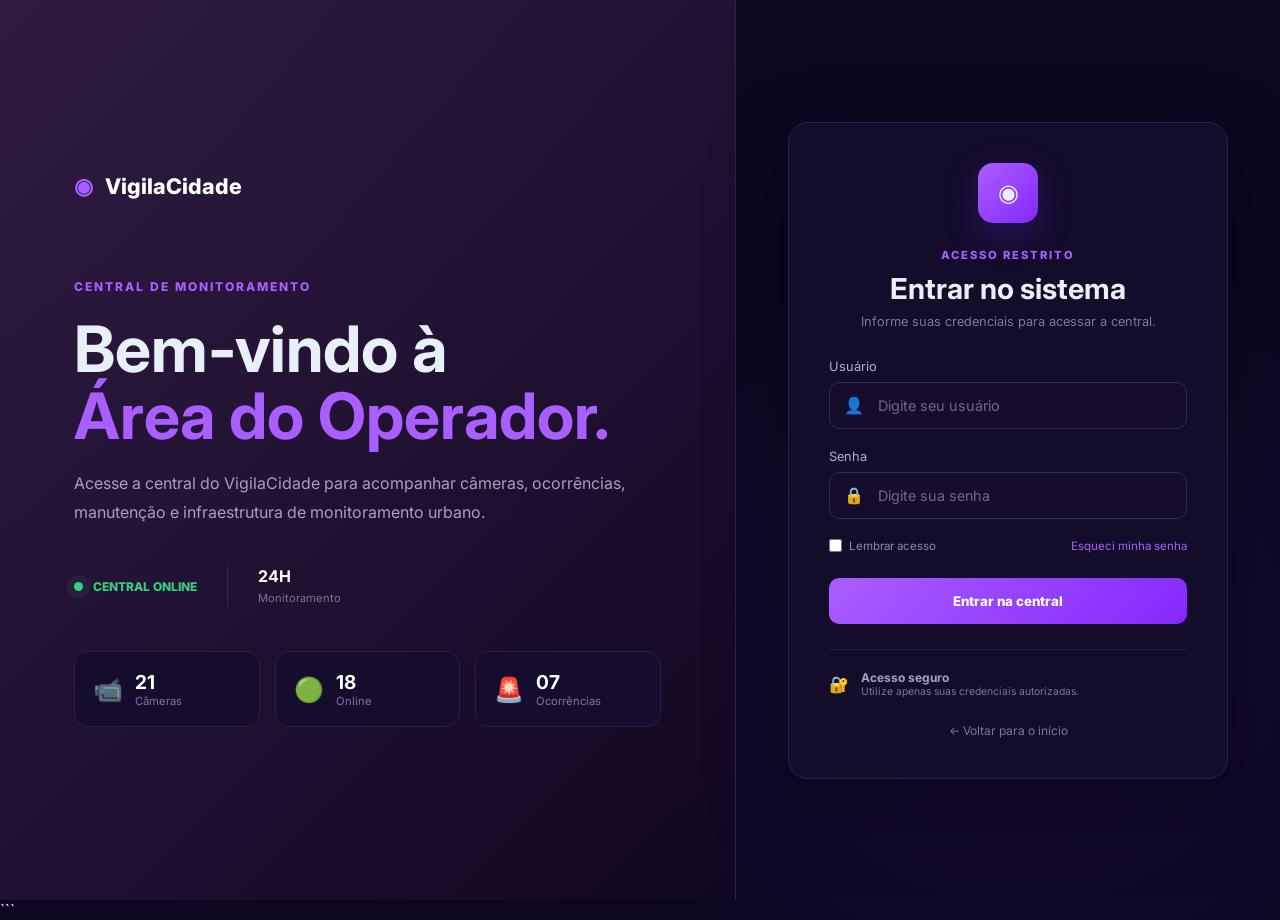
<file: login.html>
<!DOCTYPE html>
<html lang="pt-BR">

<head>

    <meta charset="UTF-8">

    <meta name="viewport" content="width=device-width, initial-scale=1.0">

    <title>VigilaCidade | Login</title>

    <link rel="manifest" href="manifest.json">

    <link rel="preconnect" href="https://fonts.googleapis.com">
    <link rel="preconnect" href="https://fonts.gstatic.com" crossorigin>

    <link
        href="https://fonts.googleapis.com/css2?family=Inter:wght@400;500;600;700;800&display=swap"
        rel="stylesheet"
    >

    <style>

        * {
            margin: 0;
            padding: 0;
            box-sizing: border-box;
        }

        body {
            font-family: "Inter", sans-serif;
            min-height: 100vh;

            background:
                radial-gradient(
                    circle at 20% 30%,
                    rgba(169, 94, 255, 0.15),
                    transparent 35%
                ),
                radial-gradient(
                    circle at 80% 70%,
                    rgba(133, 40, 255, 0.12),
                    transparent 35%
                ),
                #0b071f;

            color: #e8f0f7;
        }

        .pagina {
            min-height: 100vh;

            display: grid;
            grid-template-columns: 1.15fr .85fr;
        }


        /* =========================
           LADO ESQUERDO
        ========================= */

        .apresentacao {
            display: flex;
            align-items: center;

            padding: 80px 10%;

            background:
                linear-gradient(
                    135deg,
                    rgba(49, 28, 68, .95),
                    rgba(18, 7, 32, .98)
                );

            border-right: 1px solid #30204f;
        }

        .conteudo {
            max-width: 650px;
        }

        .logo {
            font-size: 1.35rem;
            font-weight: 800;

            color: white;
        }

        .logo span {
            color: #a95eff;
            margin-right: 7px;
        }

        .tag {
            display: inline-block;

            margin-top: 80px;

            color: #a95eff;

            font-size: .75rem;
            font-weight: 800;

            letter-spacing: 2px;
        }

        .conteudo h1 {
            font-size: clamp(2.8rem, 5vw, 5rem);

            line-height: 1.05;

            margin: 20px 0;
        }

        .conteudo h1 strong {
            display: block;
            color: #a95eff;
        }

        .descricao {
            max-width: 600px;

            color: #aaa0bd;

            font-size: 1rem;
            line-height: 1.8;
        }


        /* =========================
           STATUS
        ========================= */

        .status {
            display: flex;
            align-items: center;
            gap: 30px;

            margin-top: 40px;
        }

        .online {
            display: flex;
            align-items: center;
            gap: 10px;

            color: #35d07f;

            font-size: .75rem;
            font-weight: 800;
        }

        .bolinha {
            width: 9px;
            height: 9px;

            border-radius: 50%;

            background: #35d07f;

            box-shadow:
                0 0 0 7px rgba(53, 208, 127, .08);
        }

        .horario {
            padding-left: 30px;

            border-left: 1px solid #3a294e;
        }

        .horario strong {
            display: block;

            color: white;
        }

        .horario span {
            color: #7f738f;

            font-size: .7rem;
        }


        /* =========================
           MINI CARDS
        ========================= */

        .cards {
            display: grid;

            grid-template-columns:
                repeat(3, 1fr);

            gap: 15px;

            margin-top: 45px;
        }

        .card {
            display: flex;
            align-items: center;

            gap: 12px;

            padding: 18px;

            background: #160d2e;

            border: 1px solid #2c1c49;

            border-radius: 14px;
        }

        .card-icon {
            font-size: 1.5rem;
        }

        .card strong,
        .card small {
            display: block;
        }

        .card strong {
            color: white;

            font-size: 1.2rem;
        }

        .card small {
            color: #82769a;

            font-size: .7rem;
        }


        /* =========================
           LOGIN
        ========================= */

        .login-area {
            display: flex;
            align-items: center;
            justify-content: center;

            padding: 50px;
        }

        .login-card {
            width: 100%;
            max-width: 440px;

            padding: 40px;

            background: #140c2b;

            border: 1px solid #30204f;

            border-radius: 20px;

            box-shadow:
                0 30px 80px rgba(0, 0, 0, .4);
        }

        .login-header {
            text-align: center;

            margin-bottom: 30px;
        }

        .icone {
            width: 60px;
            height: 60px;

            display: grid;
            place-items: center;

            margin: 0 auto 20px;

            border-radius: 15px;

            background:
                linear-gradient(
                    135deg,
                    #a95eff,
                    #8528ff
                );

            font-size: 1.5rem;

            box-shadow:
                0 10px 35px rgba(105, 40, 255, .25);
        }

        .login-header span {
            color: #a95eff;

            font-size: .7rem;
            font-weight: 800;

            letter-spacing: 2px;
        }

        .login-header h2 {
            margin: 8px 0;

            font-size: 1.8rem;
        }

        .login-header p {
            color: #817695;

            font-size: .8rem;
        }


        /* =========================
           INPUTS
        ========================= */

        .campo {
            margin-bottom: 20px;
        }

        .campo label {
            display: block;

            margin-bottom: 8px;

            color: #b7aec8;

            font-size: .8rem;
        }

        .input-box {
            display: flex;
            align-items: center;

            background: #160d2e;

            border: 1px solid #31295d;

            border-radius: 10px;

            transition: .3s;
        }

        .input-box:focus-within {
            border-color: #a95eff;

            box-shadow:
                0 0 0 3px
                rgba(169, 94, 255, .08);
        }

        .input-box > span {
            padding-left: 14px;
        }

        .input-box input {
            width: 100%;

            padding: 14px;

            background: transparent;

            border: 0;
            outline: 0;

            color: white;

            font-family: inherit;

            font-size: .9rem;
        }

        .input-box input::placeholder {
            color: #716783;
        }


        /* =========================
           OPÇÕES
        ========================= */

        .opcoes {
            display: flex;
            justify-content: space-between;
            align-items: center;

            margin: 5px 0 25px;

            font-size: .72rem;
        }

        .lembrar {
            display: flex;
            align-items: center;
            gap: 7px;

            color: #9186a7;
        }

        .lembrar input {
            accent-color: #a95eff;
        }

        .esqueci {
            color: #a95eff;

            text-decoration: none;
        }


        /* =========================
           BOTÃO
        ========================= */

        .btn-login {
            width: 100%;

            padding: 15px;

            border: 0;
            border-radius: 10px;

            background:
                linear-gradient(
                    135deg,
                    #a95eff,
                    #8528ff
                );

            color: white;

            font-family: inherit;

            font-weight: 800;

            cursor: pointer;

            transition: .3s;
        }

        .btn-login:hover {
            transform: translateY(-2px);

            box-shadow:
                0 12px 35px
                rgba(110, 33, 253, .3);
        }


        /* =========================
           SEGURANÇA
        ========================= */

        .seguranca {
            display: flex;
            align-items: center;

            gap: 12px;

            margin-top: 25px;
            padding-top: 20px;

            border-top: 1px solid #2a1d42;

            color: #817695;
        }

        .seguranca strong,
        .seguranca small {
            display: block;
        }

        .seguranca strong {
            color: #aaa0b9;

            font-size: .75rem;
        }

        .seguranca small {
            font-size: .65rem;
        }


        /* =========================
           VOLTAR
        ========================= */

        .voltar {
            display: block;

            margin-top: 25px;

            text-align: center;

            color: #817695;

            font-size: .75rem;

            text-decoration: none;
        }

        .voltar:hover {
            color: #a95eff;
        }


        /* =========================
           MENSAGEM
        ========================= */

        #mensagem {
            display: none;

            margin-top: 15px;

            padding: 10px;

            border-radius: 8px;

            text-align: center;

            font-size: .75rem;
        }

        #mensagem.erro {
            display: block;

            color: #ff6975;

            background: rgba(255, 92, 105, .1);
        }

        #mensagem.sucesso {
            display: block;

            color: #35d07f;

            background: rgba(53, 208, 127, .1);
        }


        /* =========================
           RESPONSIVO
        ========================= */

        @media (max-width: 1000px) {

            .pagina {
                grid-template-columns: 1fr;
            }

            .apresentacao {
                padding: 60px 8%;

                border-right: 0;

                border-bottom: 1px solid #30204f;
            }

            .tag {
                margin-top: 40px;
            }

            .login-area {
                padding: 60px 8%;
            }

        }


        @media (max-width: 600px) {

            .apresentacao {
                padding: 40px 6%;
            }

            .conteudo h1 {
                font-size: 2.7rem;
            }

            .cards {
                grid-template-columns: 1fr;
            }

            .status {
                gap: 15px;
            }

            .login-area {
                padding: 40px 5%;
            }

            .login-card {
                padding: 28px 22px;
            }

        }

    </style>

</head>


<body>

    <main class="pagina">


        <!-- APRESENTAÇÃO -->

        <section class="apresentacao">

            <div class="conteudo">

                <div class="logo">
                    <span>◉</span>
                    VigilaCidade
                </div>

                <span class="tag">
                    CENTRAL DE MONITORAMENTO
                </span>

                <h1>
                    Bem-vindo à
                    <strong>Área do Operador.</strong>
                </h1>

                <p class="descricao">
                    Acesse a central do VigilaCidade para acompanhar
                    câmeras, ocorrências, manutenção e infraestrutura
                    de monitoramento urbano.
                </p>


                <div class="status">

                    <div class="online">

                        <span class="bolinha"></span>

                        CENTRAL ONLINE

                    </div>

                    <div class="horario">

                        <strong>24H</strong>

                        <span>
                            Monitoramento
                        </span>

                    </div>

                </div>


                <div class="cards">

                    <div class="card">

                        <span class="card-icon">
                            📹
                        </span>

                        <div>
                            <strong>21</strong>
                            <small>Câmeras</small>
                        </div>

                    </div>


                    <div class="card">

                        <span class="card-icon">
                            🟢
                        </span>

                        <div>
                            <strong>18</strong>
                            <small>Online</small>
                        </div>

                    </div>


                    <div class="card">

                        <span class="card-icon">
                            🚨
                        </span>

                        <div>
                            <strong>07</strong>
                            <small>Ocorrências</small>
                        </div>

                    </div>

                </div>

            </div>

        </section>


        <!-- LOGIN -->

        <section class="login-area">

            <div class="login-card">

                <div class="login-header">

                    <div class="icone">
                        ◉
                    </div>

                    <span>
                        ACESSO RESTRITO
                    </span>

                    <h2>
                        Entrar no sistema
                    </h2>

                    <p>
                        Informe suas credenciais para acessar a central.
                    </p>

                </div>


                <form id="loginForm">


                    <div class="campo">

                        <label for="usuario">
                            Usuário
                        </label>

                        <div class="input-box">

                            <span>👤</span>

                            <input
                                type="text"
                                id="usuario"
                                placeholder="Digite seu usuário"
                                required
                            >

                        </div>

                    </div>


                    <div class="campo">

                        <label for="senha">
                            Senha
                        </label>

                        <div class="input-box">

                            <span>🔒</span>

                            <input
                                type="password"
                                id="senha"
                                placeholder="Digite sua senha"
                                required
                            >

                        </div>

                    </div>


                    <div class="opcoes">

                        <label class="lembrar">

                            <input type="checkbox">

                            Lembrar acesso

                        </label>

                        <a
                            href="#"
                            class="esqueci"
                            onclick="esqueciSenha(event)"
                        >
                            Esqueci minha senha
                        </a>

                    </div>


                    <button
                        type="submit"
                        class="btn-login"
                    >
                        Entrar na central
                    </button>


                    <div id="mensagem"></div>

                </form>


                <div class="seguranca">

                    <span>🔐</span>

                    <div>

                        <strong>
                            Acesso seguro
                        </strong>

                        <small>
                            Utilize apenas suas credenciais autorizadas.
                        </small>

                    </div>

                </div>


                <a
                    href="index.html"
                    class="voltar"
                >
                    ← Voltar para o início
                </a>

            </div>

        </section>

    </main>


    <script>

        const formulario =
            document.getElementById("loginForm");

        const mensagem =
            document.getElementById("mensagem");


        formulario.addEventListener(
            "submit",
            function(event) {

                event.preventDefault();

                const usuario =
                    document
                    .getElementById("usuario")
                    .value
                    .trim();

                const senha =
                    document
                    .getElementById("senha")
                    .value
                    .trim();


                if (
                    usuario === "operador" &&
                    senha === "123456"
                ) {

                    mensagem.textContent =
                        "Login realizado com sucesso!";

                    mensagem.className =
                        "sucesso";


                    setTimeout(function() {

                        window.location.href =
                            "index.html";

                    }, 800);

                } else {

                    mensagem.textContent =
                        "Usuário ou senha incorretos.";

                    mensagem.className =
                        "erro";

                }

            }
        );


        function esqueciSenha(event) {

            event.preventDefault();

            mensagem.textContent =
                "Entre em contato com o administrador para recuperar seu acesso.";

            mensagem.className =
                "erro";

        }

    </script>

</body>

</html>
```
</file>
<file: css/style.css>
* {
    margin: 0;
    padding: 0;
    box-sizing: border-box;
}

html {
    scroll-behavior: smooth;
}

body {
    font-family: "Inter", sans-serif;
    background: #311c44;
    color: #e8f0f7;
    line-height: 1.6;
}

a {
    text-decoration: none;
    color: inherit;
}

.topo {
    height: 76px;
    display: flex;
    align-items: center;
    justify-content: space-between;
    padding: 0 6%;
    background: rgba(19, 7, 31, 0.94);
    border-bottom: 1px solid #311c44;
    position: sticky;
    top: 0;
    z-index: 100;
    backdrop-filter: blur(12px);
}

.logo {
    font-size: 1.3rem;
    font-weight: 800;
}

.logo span {
    color: #a95eff;
    margin-right: 7px;
}

nav {
    display: flex;
    gap: 25px;
}

nav a {
    color: #b0a9c8;
    font-size: .9rem;
    transition: .3s;
}

nav a:hover {
    color: #a95eff;
}

.btn-operador,
.btn-principal,
.btn-secundario {
    border: 0;
    padding: 12px 20px;
    border-radius: 10px;
    cursor: pointer;
    font-weight: 700;
    transition: .3s;
}

.btn-operador,
.btn-principal {
    background: linear-gradient(135deg, #a95eff, #8528ff);
    color: white;
}

.btn-operador:hover,
.btn-principal:hover {
    transform: translateY(-2px);
    box-shadow: 0 10px 30px rgba(110, 33, 253, 0.2);
}

.btn-secundario {
    border: 1px solid #48295d;
    color: #d9e5ee;
    background: transparent;
}

.hero {
    min-height: 650px;
    display: grid;
    grid-template-columns: 1fr 1fr;
    gap: 60px;
    align-items: center;
    padding: 80px 8%;
    background:
        radial-gradient(circle at 20% 30%, rgba(128, 33, 253, 0.12), transparent 30%),
        radial-gradient(circle at 80% 70%, rgba(133, 40, 255, 0.1), transparent 30%);
}

.tag,
.titulo-secao > span {
    color: #a95eff;
    font-size: .75rem;
    font-weight: 800;
    letter-spacing: 2px;
}

.hero h1 {
    font-size: clamp(2.5rem, 5vw, 4.7rem);
    line-height: 1.05;
    margin: 20px 0;
}

.hero h1 strong {
    display: block;
    color: #a95eff;
}

.hero p {
    max-width: 600px;
    color: #b1a9c8;
    font-size: 1.05rem;
}

.hero-botoes {
    display: flex;
    gap: 15px;
    margin-top: 30px;
}

.central {
    background: #140c2b;
    border: 1px solid #30204f;
    border-radius: 20px;
    padding: 18px;
    box-shadow: 0 25px 70px rgba(0,0,0,.35);
}

.central-topo {
    display: flex;
    justify-content: space-between;
    font-size: .75rem;
    color: #a95eff;
    margin-bottom: 15px;
}

.mapa {
    height: 330px;
    border-radius: 14px;
    position: relative;
    overflow: hidden;
    background:
        linear-gradient(90deg, transparent 48%, #36285b 49%, #3a285b 51%, transparent 52%),
        linear-gradient(0deg, transparent 48%, #36285b 49%, #36285b 51%, transparent 52%),
        #20103d;
}

.camera {
    position: absolute;
    background: #a95eff;
    color: #0e061f;
    padding: 6px 10px;
    border-radius: 7px;
    font-size: .65rem;
    font-weight: 800;
    animation: pulsar 2s infinite;
}

.camera1 { top: 25%; left: 20%; }
.camera2 { top: 60%; left: 70%; }
.camera3 { top: 20%; left: 70%; }
.camera4 { top: 70%; left: 25%; }
.camera5 { top: 45%; left: 48%; }

@keyframes pulsar {
    50% {
        box-shadow: 0 0 0 8px rgba(136, 33, 253, 0.08);
    }
}

.central-info {
    display: grid;
    grid-template-columns: repeat(3, 1fr);
    gap: 10px;
    margin-top: 15px;
}

.central-info div {
    padding: 10px;
    background: #1c1037;
    border-radius: 10px;
}

.central-info strong,
.central-info span {
    display: block;
}

.central-info strong {
    color: #fff;
}

.central-info span {
    font-size: .7rem;
    color: #9c8fb5;
}

.secao {
    padding: 90px 8%;
    background: #150925;
}

.escura {
    background: #10061c;
}

.titulo-secao {
    margin-bottom: 35px;
}

.titulo-secao h2 {
    font-size: 2.2rem;
    margin: 8px 0;
}

.titulo-secao p {
    color: #a38fb5;
}

.cards {
    display: grid;
    grid-template-columns: repeat(4, 1fr);
    gap: 18px;
}

.card {
    background: #160d2e;
    border: 1px solid #2c1c49;
    border-radius: 16px;
    padding: 25px;
}

.indicador {
    display: flex;
    align-items: center;
    gap: 18px;
}

.indicador .icone {
    font-size: 1.8rem;
}

.indicador small {
    display: block;
    color: #9884aa;
}

.indicador strong {
    display: block;
    font-size: 1.8rem;
}

.dashboard-grid {
    display: grid;
    grid-template-columns: 1.3fr .7fr;
    gap: 20px;
    margin-top: 20px;
}

.painel {
    background: #1c0d2e;
    border: 1px solid #2d1c49;
    border-radius: 16px;
    padding: 25px;
}

.painel-titulo {
    display: flex;
    justify-content: space-between;
    align-items: center;
    margin-bottom: 25px;
}

.painel-titulo span {
    color: #81719a;
    font-size: .75rem;
}

.barra {
    height: 14px;
    background: #231a3c;
    border-radius: 20px;
    overflow: hidden;
}

.barra-online {
    height: 100%;
    background: linear-gradient(90deg,#a95eff,#6928ff);
}

.legenda {
    display: flex;
    gap: 20px;
    margin-top: 15px;
    color: #a59cbf;
    font-size: .8rem;
}

.legenda i {
    display: inline-block;
    width: 8px;
    height: 8px;
    border-radius: 50%;
    margin-right: 5px;
}

.verde { background: #35d07f; }
.amarelo { background: #f5bd4f; }
.vermelho { background: #ff5c69; }

.infra div {
    display: flex;
    justify-content: space-between;
    padding: 14px 0;
    border-bottom: 1px solid #2a2047;
}

.infra div:last-child {
    border-bottom: 0;
}

.infra span {
    color: #a89cbf;
}

.filtros {
    display: flex;
    gap: 15px;
    margin-bottom: 30px;
}

.filtros input,
.filtros select,
.formulario input,
.formulario select,
.formulario textarea {
    width: 100%;
    background: #160d2e;
    border: 1px solid #31295d;
    color: #fff;
    padding: 14px;
    border-radius: 9px;
    outline: none;
}

.filtros input {
    flex: 1;
}

.filtros select {
    max-width: 180px;
}

.camera-grid {
    display: grid;
    grid-template-columns: repeat(3, 1fr);
    gap: 20px;
}

.camera-card {
    background: #120d2e;
    border: 1px solid #291c49;
    border-radius: 15px;
    overflow: hidden;
    transition: .3s;
}

.camera-card:hover {
    transform: translateY(-5px);
    border-color: #a95eff;
}

.camera-imagem {
    height: 170px;
    padding: 15px;
    display: flex;
    flex-direction: column;
    justify-content: space-between;
    background:
        linear-gradient(rgba(29, 12, 51, 0.55), rgba(14, 5, 25, 0.9)),
        repeating-linear-gradient(90deg, #21184a 0 2px, #1a1037 2px 8px);
}

.camera-imagem span {
    font-size: .7rem;
    color: #35d07f;
    font-weight: 800;
}

.camera-imagem strong {
    font-size: 1.5rem;
}

.camera-imagem.manutencao span {
    color: #f5bd4f;
}

.camera-imagem.offline span {
    color: #ff5c69;
}

.camera-conteudo {
    padding: 20px;
}

.camera-conteudo p,
.camera-conteudo small {
    color: #8a82a8;
    font-size: .8rem;
}

.camera-status {
    display: inline-block;
    margin: 15px 0;
    padding: 5px 9px;
    border-radius: 20px;
    font-size: .7rem;
}

.camera-status.online {
    color: #35d07f;
    background: rgba(53,208,127,.1);
}

.camera-status.manutencao {
    color: #f5bd4f;
    background: rgba(245,189,79,.1);
}

.camera-status.offline {
    color: #ff5c69;
    background: rgba(255,92,105,.1);
}

.ocorrencia-layout {
    display: grid;
    grid-template-columns: .8fr 1.2fr;
    gap: 25px;
}

.formulario {
    background: #160d2e;
    padding: 25px;
    border-radius: 16px;
    border: 1px solid #291c49;
}

.formulario h3 {
    margin-bottom: 20px;
}

.formulario label {
    display: block;
    margin: 15px 0 7px;
    font-size: .8rem;
    color: #ab9cbf;
}

.formulario textarea {
    min-height: 110px;
    resize: vertical;
}

.formulario button {
    margin-top: 20px;
    width: 100%;
}

.ocorrencia {
    display: flex;
    align-items: center;
    gap: 15px;
    padding: 15px 0;
    border-bottom: 1px solid #2c2047;
}

.ocorrencia-icone {
    font-size: 1.4rem;
}

.ocorrencia p,
.ocorrencia small {
    color: #8296a8;
    font-size: .8rem;
}

.prioridade {
    margin-left: auto;
    padding: 5px 9px;
    border-radius: 20px;
    font-size: .7rem;
}

.prioridade.alta {
    background: rgba(255,92,105,.12);
    color: #ff5c69;
}

.prioridade.normal {
    background: rgba(33,212,253,.1);
    color: #a95eff;
}

.tabela-container {
    overflow-x: auto;
}

table {
    width: 100%;
    border-collapse: collapse;
    background: #0d1d2e;
    border-radius: 15px;
    overflow: hidden;
}

th,
td {
    padding: 18px;
    text-align: left;
    border-bottom: 1px solid #2d1d47;
}

th {
    color: #a95eff;
    font-size: .75rem;
}

td {
    color: #bdb8d3;
    font-size: .85rem;
}

.status {
    padding: 5px 9px;
    border-radius: 20px;
    font-size: .7rem;
}

.status.manutencao {
    color: #f5bd4f;
    background: rgba(245,189,79,.1);
}

.status.offline {
    color: #ff5c69;
    background: rgba(255,92,105,.1);
}

.operadores {
    display: grid;
    grid-template-columns: repeat(3, 1fr);
    gap: 15px;
}

.operador {
    display: flex;
    align-items: center;
    gap: 15px;
    background: #170d2e;
    padding: 20px;
    border-radius: 14px;
    border: 1px solid #291c49;
}

.avatar {
    width: 48px;
    height: 48px;
    border-radius: 50%;
    display: grid;
    place-items: center;
    background: linear-gradient(135deg,#a95eff,#6128ff);
    color: #fff;
    font-weight: 800;
}

.operador strong,
.operador span {
    display: block;
}

.operador span {
    font-size: .75rem;
    color: #35d07f;
}

.como-funciona {
    padding: 90px 8%;
    background: #0b071f;
}

.passos {
    display: grid;
    grid-template-columns: repeat(4,1fr);
    gap: 20px;
}

.passos div {
    background: #1a0d2e;
    padding: 25px;
    border-radius: 15px;
    border: 1px solid #2c1c49;
}

.passos b {
    color: #a95eff;
    font-size: 1.5rem;
}

.passos h3 {
    margin: 15px 0 5px;
}

.passos p {
    color: #8a82a8;
    font-size: .85rem;
}

footer {
    padding: 40px 8%;
    border-top: 1px solid #2a1c44;
    color: #9182a8;
}

footer .logo {
    color: #fff;
}

footer small {
    display: block;
    margin-top: 15px;
}

@media (max-width: 1000px) {

    nav {
        display: none;
    }

    .hero {
        grid-template-columns: 1fr;
    }

    .cards {
        grid-template-columns: repeat(2,1fr);
    }

    .camera-grid {
        grid-template-columns: repeat(2,1fr);
    }

    .operadores {
        grid-template-columns: repeat(2,1fr);
    }

    .passos {
        grid-template-columns: repeat(2,1fr);
    }

}

@media (max-width: 650px) {

    .topo {
        padding: 0 5%;
    }

    .btn-operador {
        display: none;
    }

    .hero,
    .secao,
    .como-funciona {
        padding: 60px 5%;
    }

    .hero h1 {
        font-size: 2.5rem;
    }

    .hero-botoes,
    .filtros {
        flex-direction: column;
    }

    .cards,
    .dashboard-grid,
    .camera-grid,
    .ocorrencia-layout,
    .operadores,
    .passos {
        grid-template-columns: 1fr;
    }

    .filtros select {
        max-width: none;
    }

    .central {
        display: none;
    }

}
</file>
